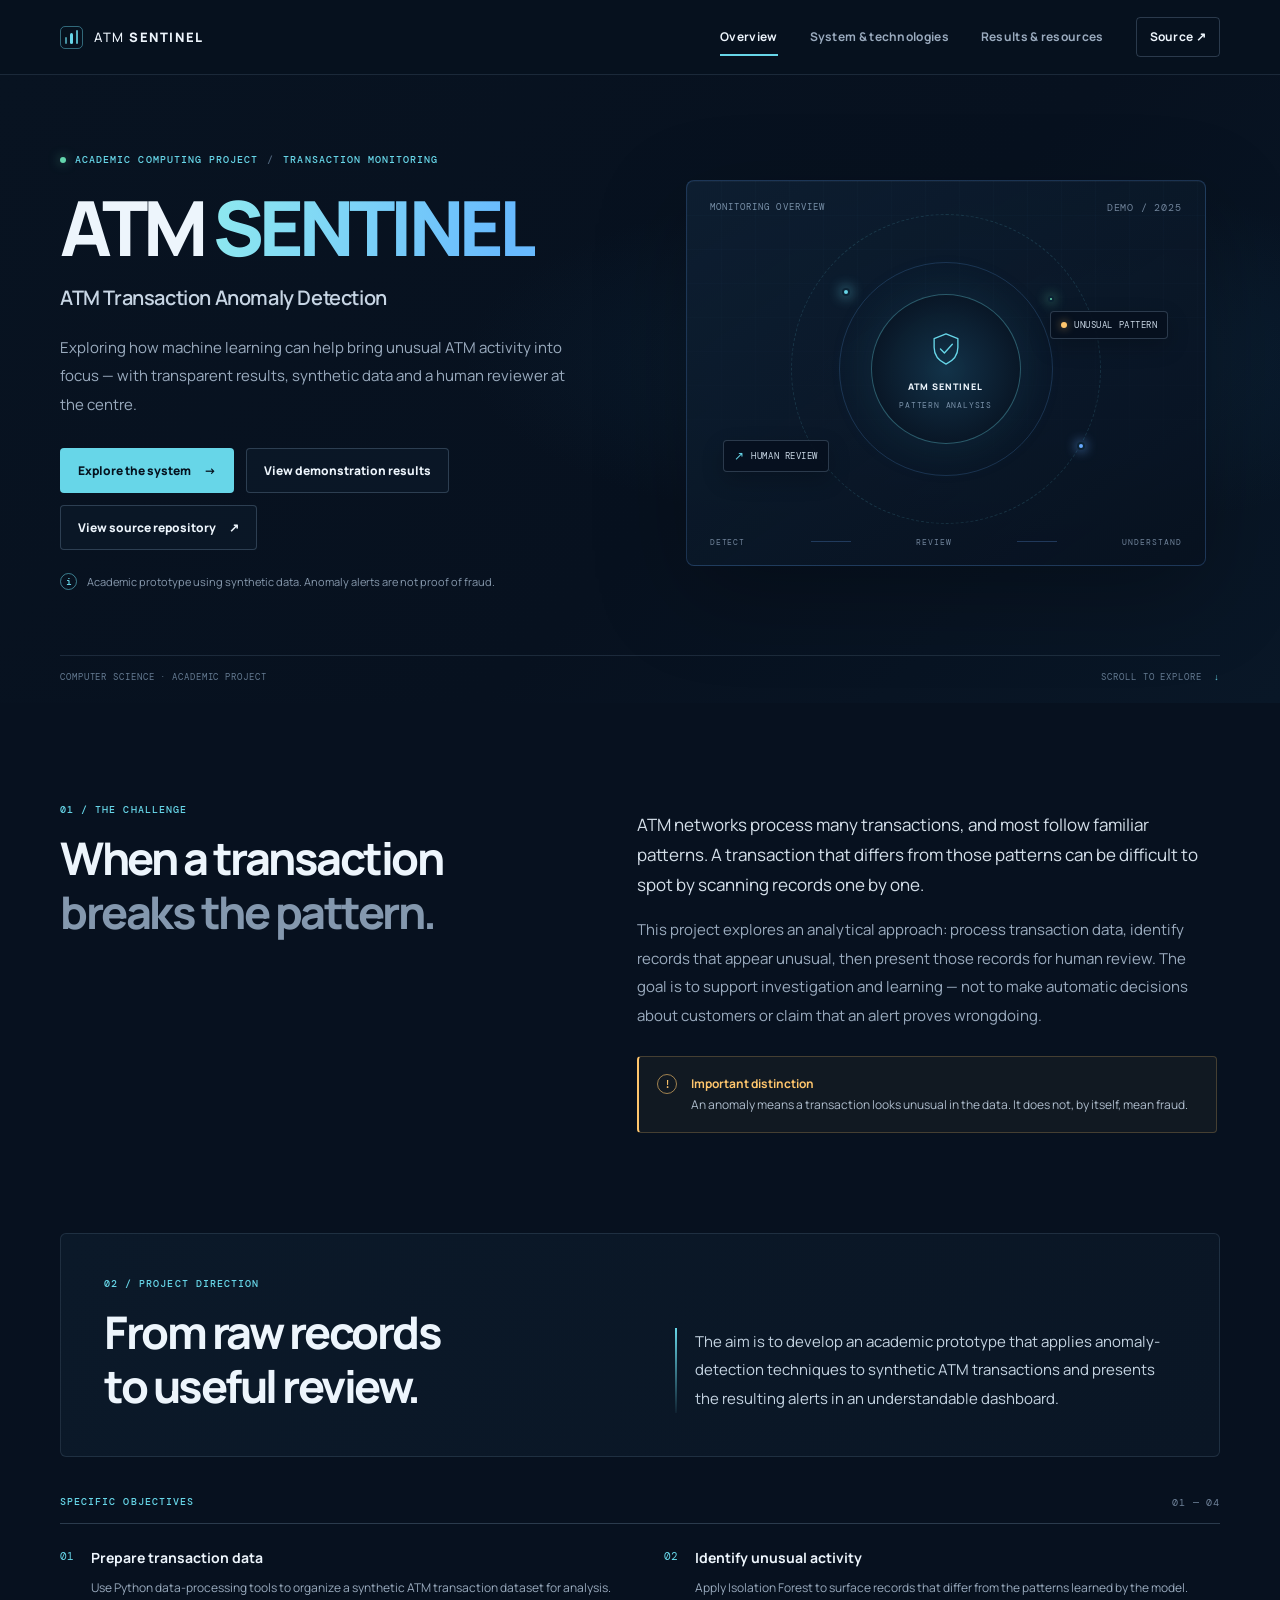
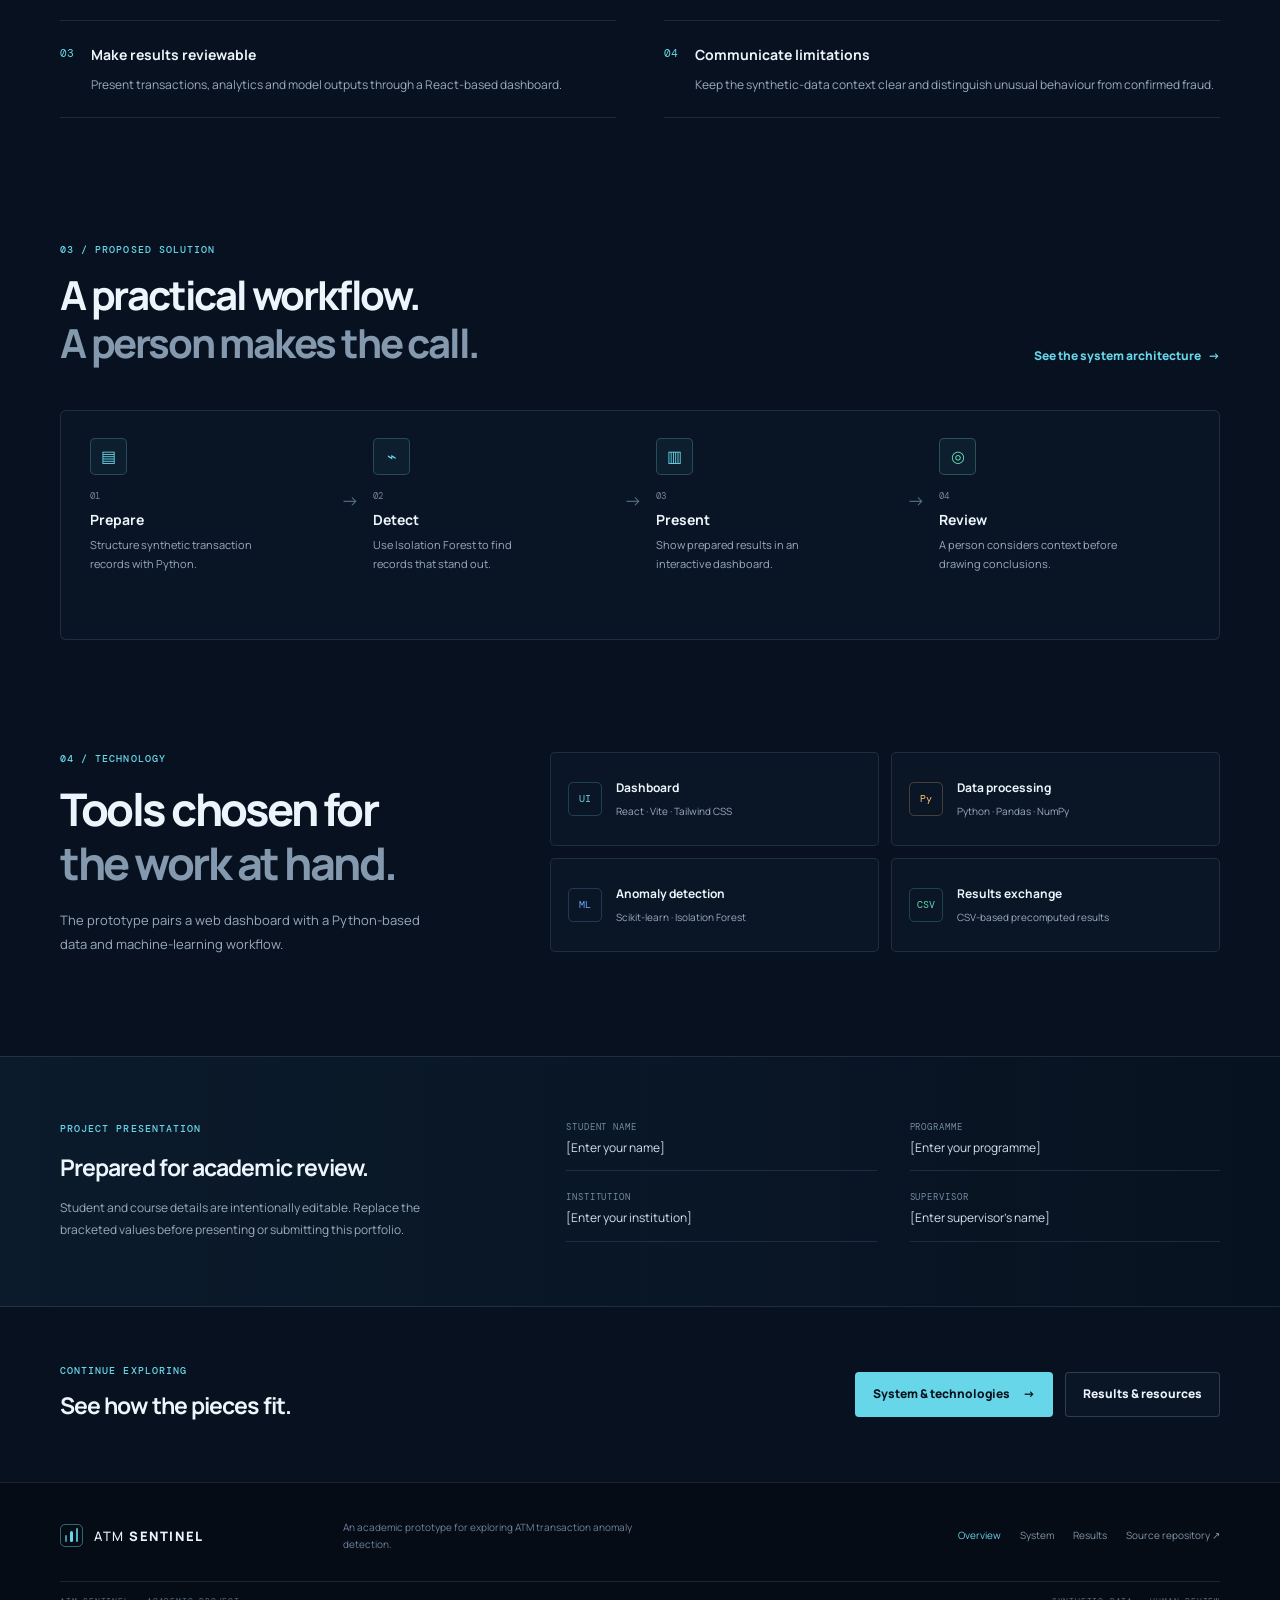
<file: index.html>
<!doctype html>
<html lang="en">
<head>
  <meta charset="utf-8">
  <meta name="viewport" content="width=device-width, initial-scale=1">
  <meta name="theme-color" content="#07111f">
  <meta name="description" content="ATM Sentinel is an academic prototype exploring ATM transaction anomaly detection with synthetic data and human review.">
  <title>ATM Sentinel | ATM Transaction Anomaly Detection</title>
  <link rel="preconnect" href="https://fonts.googleapis.com">
  <link rel="preconnect" href="https://fonts.gstatic.com" crossorigin>
  <link href="https://fonts.googleapis.com/css2?family=DM+Mono:wght@400;500&family=Manrope:wght@400;500;600;700;800&display=swap" rel="stylesheet">
  <link rel="stylesheet" href="style.css">
  <script src="script.js" defer></script>
</head>
<body>
  <a class="skip-link" href="#main">Skip to content</a>
  <header class="site-header">
    <div class="nav-shell">
      <a class="brand" href="index.html" aria-label="ATM Sentinel home">
        <span class="brand-mark" aria-hidden="true"><span></span><span></span><span></span></span>
        <span>ATM <strong>SENTINEL</strong></span>
      </a>
      <button class="menu-toggle" type="button" aria-expanded="false" aria-controls="primary-navigation">
        <span class="sr-only">Toggle navigation</span><span class="menu-lines" aria-hidden="true"></span>
      </button>
      <nav class="primary-nav" id="primary-navigation" aria-label="Main navigation">
        <a href="index.html" aria-current="page">Overview</a>
        <a href="system.html">System &amp; technologies</a>
        <a href="results.html">Results &amp; resources</a>
        <a class="nav-source" href="https://github.com/desire1515/ATM-Sentinel" target="_blank" rel="noopener noreferrer">Source <span aria-hidden="true">↗</span></a>
      </nav>
    </div>
  </header>

  <main id="main">
    <section class="hero home-hero">
      <div class="hero-grid">
        <div class="hero-copy">
          <p class="eyebrow"><span class="status-dot"></span> ACADEMIC COMPUTING PROJECT <span class="eyebrow-divider">/</span> TRANSACTION MONITORING</p>
          <h1>ATM <span class="text-gradient">SENTINEL</span></h1>
          <p class="hero-subtitle">ATM Transaction Anomaly Detection</p>
          <p class="hero-intro">Exploring how machine learning can help bring unusual ATM activity into focus — with transparent results, synthetic data and a human reviewer at the centre.</p>
          <div class="hero-actions">
            <a class="button button-primary" href="system.html">Explore the system <span aria-hidden="true">→</span></a>
            <a class="button button-secondary" href="results.html">View demonstration results</a>
            <a class="button button-secondary" href="https://github.com/desire1515/ATM-Sentinel" target="_blank" rel="noopener noreferrer">View source repository <span aria-hidden="true">↗</span></a>
          </div>
          <div class="hero-note"><span class="note-icon" aria-hidden="true">i</span><span>Academic prototype using synthetic data. Anomaly alerts are not proof of fraud.</span></div>
        </div>
        <div class="hero-visual" role="img" aria-label="Decorative illustration of ATM Sentinel monitoring unusual patterns for human review">
          <div class="visual-topline"><span>MONITORING OVERVIEW</span><span class="mono">DEMO / 2025</span></div>
          <div class="visual-orbit orbit-one"></div><div class="visual-orbit orbit-two"></div>
          <div class="signal signal-a"></div><div class="signal signal-b"></div><div class="signal signal-c"></div>
          <div class="visual-center">
            <span class="shield" aria-hidden="true"><svg viewBox="0 0 48 48"><path d="M24 5 39 11v11c0 10-6.5 17-15 21C15.5 39 9 32 9 22V11L24 5Z"/><path d="m17 24 5 5 10-11"/></svg></span>
            <span class="visual-center-label">ATM SENTINEL</span><span class="visual-center-sub">PATTERN ANALYSIS</span>
          </div>
          <div class="visual-tag tag-anomaly"><span class="tag-dot"></span> UNUSUAL PATTERN</div>
          <div class="visual-tag tag-review"><span class="tag-check">↗</span> HUMAN REVIEW</div>
          <div class="visual-footer"><span>DETECT</span><span class="visual-line"></span><span>REVIEW</span><span class="visual-line"></span><span>UNDERSTAND</span></div>
        </div>
      </div>
      <div class="hero-bottom"><span>COMPUTER SCIENCE · ACADEMIC PROJECT</span><span class="scroll-cue">SCROLL TO EXPLORE <span aria-hidden="true">↓</span></span></div>
    </section>

    <section class="section section-problem" aria-labelledby="problem-title">
      <div class="section-heading">
        <p class="eyebrow">01 / THE CHALLENGE</p>
        <h2 id="problem-title">When a transaction<br><span class="text-muted">breaks the pattern.</span></h2>
      </div>
      <div class="problem-content">
        <p class="lead">ATM networks process many transactions, and most follow familiar patterns. A transaction that differs from those patterns can be difficult to spot by scanning records one by one.</p>
        <p>This project explores an analytical approach: process transaction data, identify records that appear unusual, then present those records for human review. The goal is to support investigation and learning — not to make automatic decisions about customers or claim that an alert proves wrongdoing.</p>
        <div class="callout"><span class="callout-mark" aria-hidden="true">!</span><p><strong>Important distinction</strong><br>An anomaly means a transaction looks unusual in the data. It does not, by itself, mean fraud.</p></div>
      </div>
    </section>

    <section class="section section-aim" aria-labelledby="aim-title">
      <div class="aim-panel">
        <div class="aim-heading"><p class="eyebrow">02 / PROJECT DIRECTION</p><h2 id="aim-title">From raw records<br>to useful review.</h2></div>
        <div class="aim-statement"><span class="aim-rule"></span><p>The aim is to develop an academic prototype that applies anomaly-detection techniques to synthetic ATM transactions and presents the resulting alerts in an understandable dashboard.</p></div>
      </div>
      <div class="objectives">
        <div class="objectives-head"><p class="eyebrow">SPECIFIC OBJECTIVES</p><span class="mono">01 — 04</span></div>
        <div class="objective-list">
          <article class="objective"><span class="objective-num">01</span><div><h3>Prepare transaction data</h3><p>Use Python data-processing tools to organize a synthetic ATM transaction dataset for analysis.</p></div></article>
          <article class="objective"><span class="objective-num">02</span><div><h3>Identify unusual activity</h3><p>Apply Isolation Forest to surface records that differ from the patterns learned by the model.</p></div></article>
          <article class="objective"><span class="objective-num">03</span><div><h3>Make results reviewable</h3><p>Present transactions, analytics and model outputs through a React-based dashboard.</p></div></article>
          <article class="objective"><span class="objective-num">04</span><div><h3>Communicate limitations</h3><p>Keep the synthetic-data context clear and distinguish unusual behaviour from confirmed fraud.</p></div></article>
        </div>
      </div>
    </section>

    <section class="section solution-section" aria-labelledby="solution-title">
      <div class="section-heading section-heading-row"><div><p class="eyebrow">03 / PROPOSED SOLUTION</p><h2 id="solution-title">A practical workflow.<br><span class="text-muted">A person makes the call.</span></h2></div><a class="text-link" href="system.html">See the system architecture <span aria-hidden="true">→</span></a></div>
      <div class="solution-flow">
        <div class="solution-step"><span class="step-glyph" aria-hidden="true">▤</span><span class="step-index">01</span><h3>Prepare</h3><p>Structure synthetic transaction records with Python.</p></div>
        <span class="flow-arrow" aria-hidden="true">→</span>
        <div class="solution-step"><span class="step-glyph" aria-hidden="true">⌁</span><span class="step-index">02</span><h3>Detect</h3><p>Use Isolation Forest to find records that stand out.</p></div>
        <span class="flow-arrow" aria-hidden="true">→</span>
        <div class="solution-step"><span class="step-glyph" aria-hidden="true">▥</span><span class="step-index">03</span><h3>Present</h3><p>Show prepared results in an interactive dashboard.</p></div>
        <span class="flow-arrow" aria-hidden="true">→</span>
        <div class="solution-step solution-step-final"><span class="step-glyph" aria-hidden="true">◎</span><span class="step-index">04</span><h3>Review</h3><p>A person considers context before drawing conclusions.</p></div>
      </div>
    </section>

    <section class="section tech-section" aria-labelledby="tech-title">
      <div class="tech-intro"><p class="eyebrow">04 / TECHNOLOGY</p><h2 id="tech-title">Tools chosen for<br><span class="text-muted">the work at hand.</span></h2><p>The prototype pairs a web dashboard with a Python-based data and machine-learning workflow.</p></div>
      <div class="tech-grid">
        <div class="tech-card"><span class="tech-icon">UI</span><div><h3>Dashboard</h3><p>React · Vite · Tailwind CSS</p></div></div>
        <div class="tech-card"><span class="tech-icon tech-icon-python">Py</span><div><h3>Data processing</h3><p>Python · Pandas · NumPy</p></div></div>
        <div class="tech-card"><span class="tech-icon tech-icon-ml">ML</span><div><h3>Anomaly detection</h3><p>Scikit-learn · Isolation Forest</p></div></div>
        <div class="tech-card"><span class="tech-icon tech-icon-csv">CSV</span><div><h3>Results exchange</h3><p>CSV-based precomputed results</p></div></div>
      </div>
    </section>

    <section class="student-section" aria-labelledby="student-title">
      <div class="student-inner"><div><p class="eyebrow">PROJECT PRESENTATION</p><h2 id="student-title">Prepared for academic review.</h2><p class="student-summary">Student and course details are intentionally editable. Replace the bracketed values before presenting or submitting this portfolio.</p></div>
        <dl class="student-details">
          <div><dt>Student name</dt><dd>[Enter your name]</dd></div><div><dt>Programme</dt><dd>[Enter your programme]</dd></div>
          <div><dt>Institution</dt><dd>[Enter your institution]</dd></div><div><dt>Supervisor</dt><dd>[Enter supervisor's name]</dd></div>
        </dl>
      </div>
    </section>
    <section class="closing-cta"><div><p class="eyebrow">CONTINUE EXPLORING</p><h2>See how the pieces fit.</h2></div><div class="cta-actions"><a class="button button-primary" href="system.html">System &amp; technologies <span aria-hidden="true">→</span></a><a class="button button-secondary" href="results.html">Results &amp; resources</a></div></section>
  </main>

  <footer class="site-footer"><div class="footer-main"><a class="brand" href="index.html"><span class="brand-mark" aria-hidden="true"><span></span><span></span><span></span></span><span>ATM <strong>SENTINEL</strong></span></a><p>An academic prototype for exploring ATM transaction anomaly detection.</p><nav aria-label="Footer navigation"><a href="index.html" aria-current="page">Overview</a><a href="system.html">System</a><a href="results.html">Results</a><a href="https://github.com/desire1515/ATM-Sentinel" target="_blank" rel="noopener noreferrer">Source repository ↗</a></nav></div><div class="footer-bottom"><span>ATM SENTINEL · ACADEMIC PROJECT</span><span>SYNTHETIC DATA · HUMAN REVIEW</span></div></footer>
</body>
</html>
</file>
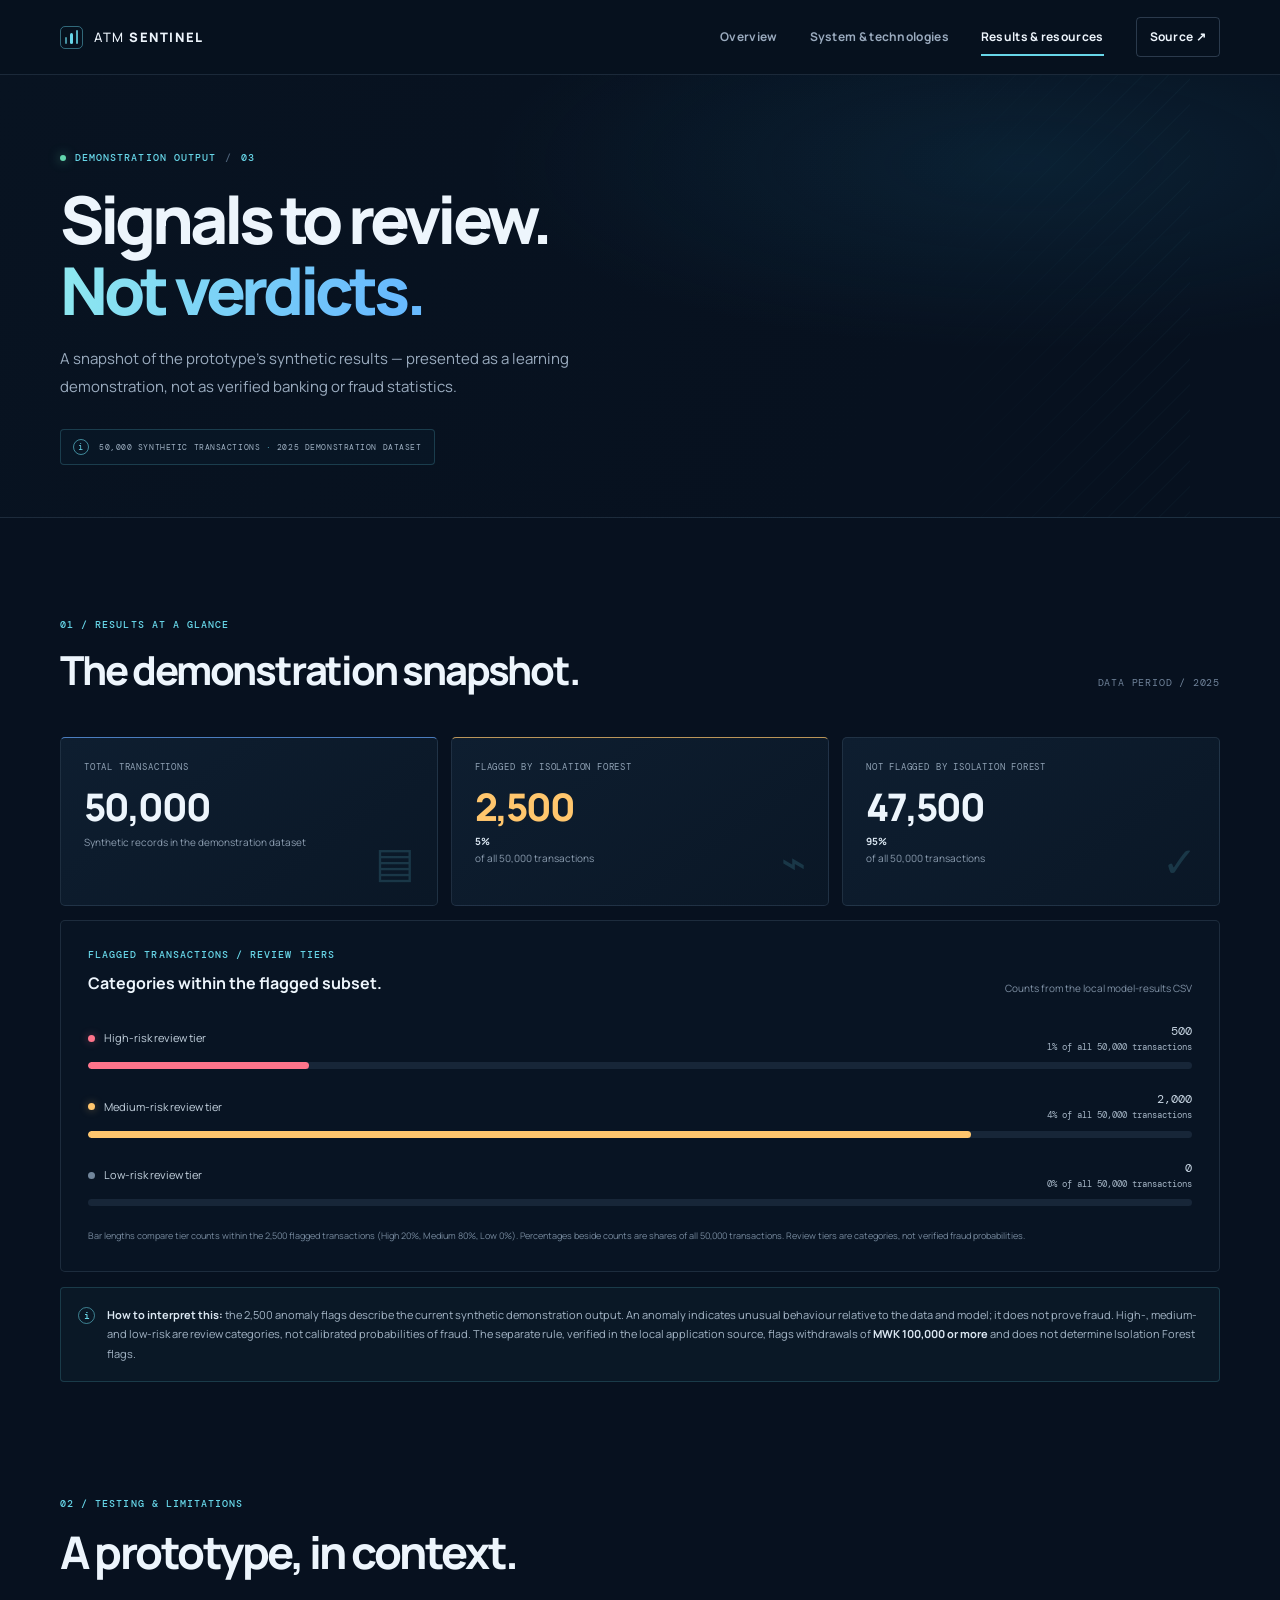
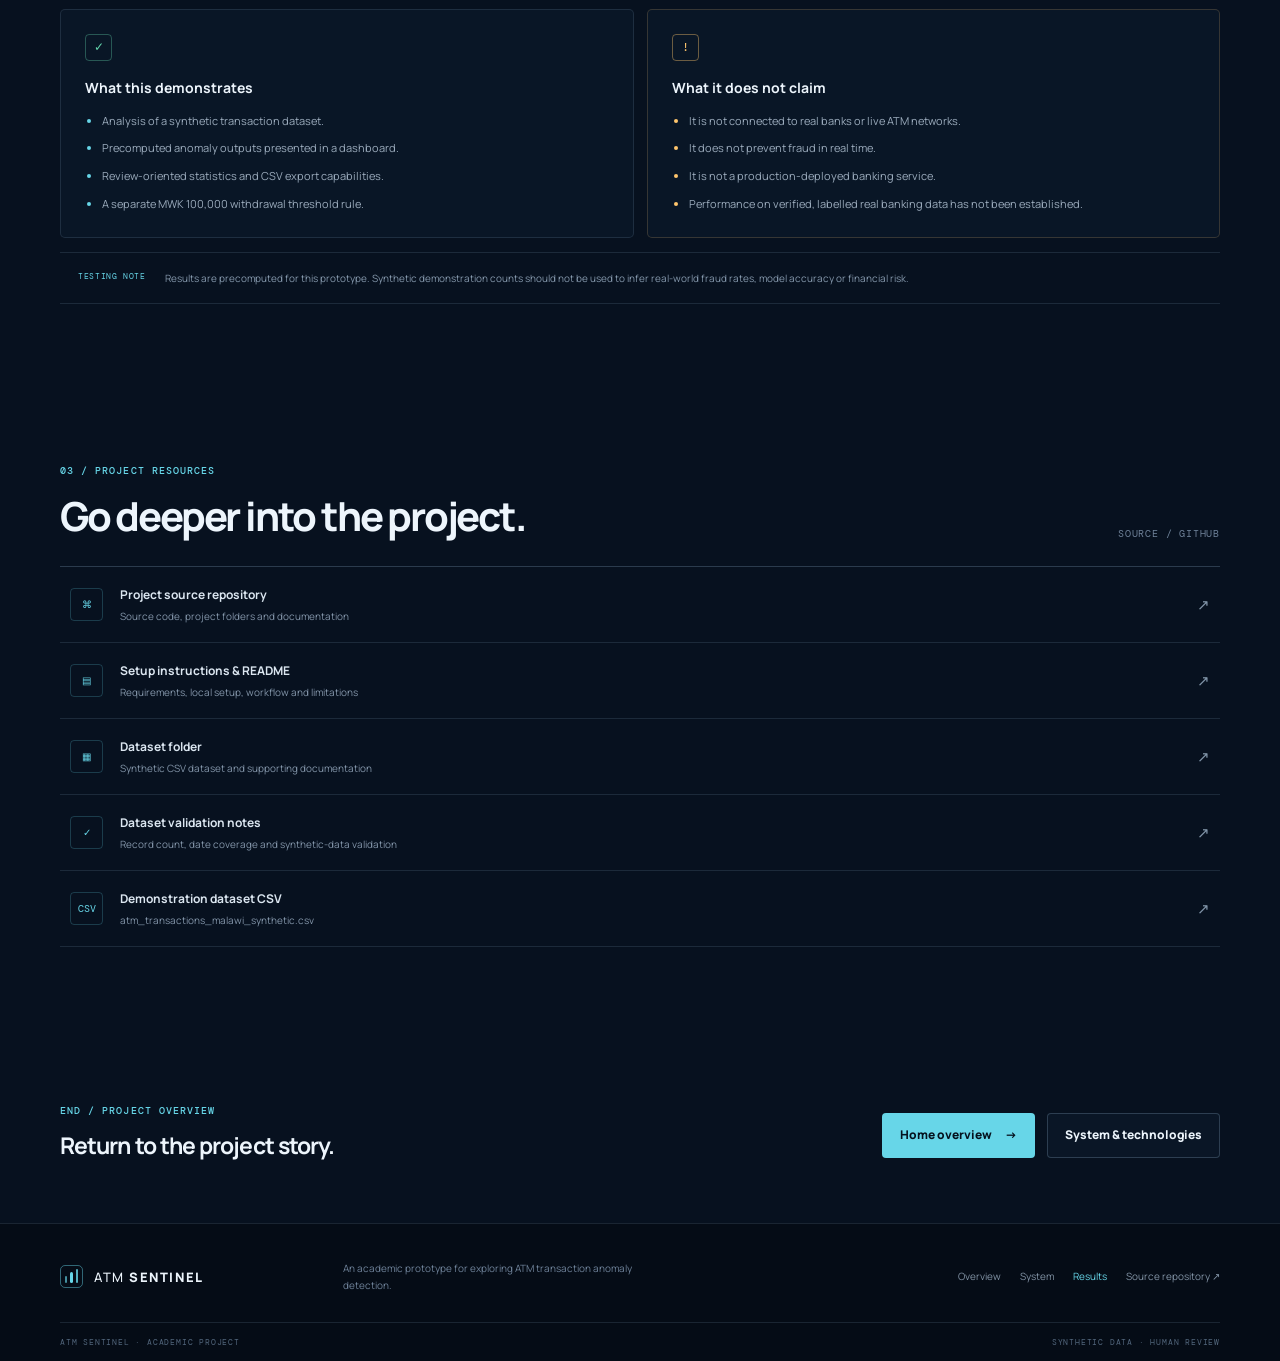
<file: results.html>
<!doctype html>
<html lang="en">
<head>
  <meta charset="utf-8">
  <meta name="viewport" content="width=device-width, initial-scale=1">
  <meta name="theme-color" content="#07111f">
  <meta name="description" content="Synthetic demonstration results, testing context, limitations and project resources for ATM Sentinel.">
  <title>Results &amp; Resources | ATM Sentinel</title>
  <link rel="preconnect" href="https://fonts.googleapis.com">
  <link rel="preconnect" href="https://fonts.gstatic.com" crossorigin>
  <link href="https://fonts.googleapis.com/css2?family=DM+Mono:wght@400;500&family=Manrope:wght@400;500;600;700;800&display=swap" rel="stylesheet">
  <link rel="stylesheet" href="style.css">
  <script src="script.js" defer></script>
</head>
<body>
  <a class="skip-link" href="#main">Skip to content</a>
  <header class="site-header"><div class="nav-shell">
    <a class="brand" href="index.html" aria-label="ATM Sentinel home"><span class="brand-mark" aria-hidden="true"><span></span><span></span><span></span></span><span>ATM <strong>SENTINEL</strong></span></a>
    <button class="menu-toggle" type="button" aria-expanded="false" aria-controls="primary-navigation"><span class="sr-only">Toggle navigation</span><span class="menu-lines" aria-hidden="true"></span></button>
    <nav class="primary-nav" id="primary-navigation" aria-label="Main navigation"><a href="index.html">Overview</a><a href="system.html">System &amp; technologies</a><a href="results.html" aria-current="page">Results &amp; resources</a><a class="nav-source" href="https://github.com/desire1515/ATM-Sentinel" target="_blank" rel="noopener noreferrer">Source <span aria-hidden="true">↗</span></a></nav>
  </div></header>
  <main id="main">
    <section class="page-hero results-hero"><div class="page-hero-inner"><p class="eyebrow"><span class="status-dot"></span> DEMONSTRATION OUTPUT <span class="eyebrow-divider">/</span> 03</p><h1>Signals to review.<br><span class="text-gradient">Not verdicts.</span></h1><p class="page-lead">A snapshot of the prototype’s synthetic results — presented as a learning demonstration, not as verified banking or fraud statistics.</p><div class="result-stamp"><span class="stamp-icon">i</span><span>50,000 SYNTHETIC TRANSACTIONS <b>·</b> 2025 DEMONSTRATION DATASET</span></div></div></section>
    <section class="section results-section" aria-labelledby="results-title">
      <div class="section-heading section-heading-row"><div><p class="eyebrow">01 / RESULTS AT A GLANCE</p><h2 id="results-title">The demonstration snapshot.</h2></div><span class="mono results-period">DATA PERIOD / 2025</span></div>
      <div class="stat-grid">
        <article class="stat-card stat-card-total"><span class="stat-label">TOTAL TRANSACTIONS</span><span class="stat-value">50,000</span><span class="stat-detail">Synthetic records in the demonstration dataset</span><span class="stat-card-mark" aria-hidden="true">▤</span></article>
        <article class="stat-card stat-card-flagged"><span class="stat-label">FLAGGED BY ISOLATION FOREST</span><span class="stat-value">2,500</span><span class="stat-detail stat-detail-pair"><strong>5%</strong><span>of all 50,000 transactions</span></span><span class="stat-card-mark" aria-hidden="true">⌁</span></article>
        <article class="stat-card"><span class="stat-label">NOT FLAGGED BY ISOLATION FOREST</span><span class="stat-value">47,500</span><span class="stat-detail stat-detail-pair"><strong>95%</strong><span>of all 50,000 transactions</span></span><span class="stat-card-mark" aria-hidden="true">✓</span></article>
      </div>
      <div class="review-card">
        <div class="review-card-head"><div><p class="eyebrow">FLAGGED TRANSACTIONS / REVIEW TIERS</p><h3>Categories within the flagged subset.</h3></div><p>Counts from the local model-results CSV</p></div>
        <div class="tier-row"><div class="tier-meta"><span><i class="tier-dot tier-high"></i>High-risk review tier</span><span class="tier-value"><strong>500</strong><small>1% of all 50,000 transactions</small></span></div><div class="tier-track" aria-hidden="true"><span class="tier-fill tier-fill-high" style="--fill: 20%"></span></div></div>
        <div class="tier-row"><div class="tier-meta"><span><i class="tier-dot tier-medium"></i>Medium-risk review tier</span><span class="tier-value"><strong>2,000</strong><small>4% of all 50,000 transactions</small></span></div><div class="tier-track" aria-hidden="true"><span class="tier-fill tier-fill-medium" style="--fill: 80%"></span></div></div>
        <div class="tier-row"><div class="tier-meta"><span><i class="tier-dot tier-low"></i>Low-risk review tier</span><span class="tier-value"><strong>0</strong><small>0% of all 50,000 transactions</small></span></div><div class="tier-track" aria-hidden="true"><span class="tier-fill tier-fill-low" style="--fill: 0%"></span></div></div>
        <p class="chart-caption">Bar lengths compare tier counts within the 2,500 flagged transactions (High 20%, Medium 80%, Low 0%). Percentages beside counts are shares of all 50,000 transactions. Review tiers are categories, not verified fraud probabilities.</p>
      </div>
      <div class="interpretation-note"><span class="note-icon" aria-hidden="true">i</span><p><strong>How to interpret this:</strong> the 2,500 anomaly flags describe the current synthetic demonstration output. An anomaly indicates unusual behaviour relative to the data and model; it does not prove fraud. High-, medium- and low-risk are review categories, not calibrated probabilities of fraud. The separate rule, verified in the local application source, flags withdrawals of <strong>MWK 100,000 or more</strong> and does not determine Isolation Forest flags.</p></div>
    </section>
    <section class="section testing-section" aria-labelledby="testing-title">
      <div class="section-heading"><p class="eyebrow">02 / TESTING &amp; LIMITATIONS</p><h2 id="testing-title">A prototype, in context.</h2></div>
      <div class="testing-grid">
        <article class="testing-card"><span class="testing-symbol" aria-hidden="true">✓</span><h3>What this demonstrates</h3><ul><li>Analysis of a synthetic transaction dataset.</li><li>Precomputed anomaly outputs presented in a dashboard.</li><li>Review-oriented statistics and CSV export capabilities.</li><li>A separate MWK 100,000 withdrawal threshold rule.</li></ul></article>
        <article class="testing-card testing-card-limit"><span class="testing-symbol" aria-hidden="true">!</span><h3>What it does not claim</h3><ul><li>It is not connected to real banks or live ATM networks.</li><li>It does not prevent fraud in real time.</li><li>It is not a production-deployed banking service.</li><li>Performance on verified, labelled real banking data has not been established.</li></ul></article>
      </div>
      <div class="testing-footnote"><span class="mono">TESTING NOTE</span><p>Results are precomputed for this prototype. Synthetic demonstration counts should not be used to infer real-world fraud rates, model accuracy or financial risk.</p></div>
    </section>
    <section class="section resources-section" aria-labelledby="resources-title"><div class="section-heading section-heading-row"><div><p class="eyebrow">03 / PROJECT RESOURCES</p><h2 id="resources-title">Go deeper into the project.</h2></div><span class="mono">SOURCE / GITHUB</span></div>
      <div class="resource-list">
        <a class="resource-link" href="https://github.com/desire1515/ATM-Sentinel" target="_blank" rel="noopener noreferrer"><span class="resource-icon" aria-hidden="true">⌘</span><span class="resource-copy"><strong>Project source repository</strong><small>Source code, project folders and documentation</small></span><span class="resource-arrow" aria-hidden="true">↗</span></a>
        <a class="resource-link" href="https://github.com/desire1515/ATM-Sentinel/blob/main/README.md" target="_blank" rel="noopener noreferrer"><span class="resource-icon" aria-hidden="true">▤</span><span class="resource-copy"><strong>Setup instructions &amp; README</strong><small>Requirements, local setup, workflow and limitations</small></span><span class="resource-arrow" aria-hidden="true">↗</span></a>
        <a class="resource-link" href="https://github.com/desire1515/ATM-Sentinel/tree/main/dataset" target="_blank" rel="noopener noreferrer"><span class="resource-icon" aria-hidden="true">▦</span><span class="resource-copy"><strong>Dataset folder</strong><small>Synthetic CSV dataset and supporting documentation</small></span><span class="resource-arrow" aria-hidden="true">↗</span></a>
        <a class="resource-link" href="https://github.com/desire1515/ATM-Sentinel/blob/main/dataset/malawi_dataset_validation.txt" target="_blank" rel="noopener noreferrer"><span class="resource-icon" aria-hidden="true">✓</span><span class="resource-copy"><strong>Dataset validation notes</strong><small>Record count, date coverage and synthetic-data validation</small></span><span class="resource-arrow" aria-hidden="true">↗</span></a>
        <a class="resource-link" href="https://github.com/desire1515/ATM-Sentinel/blob/main/dataset/atm_transactions_malawi_synthetic.csv" target="_blank" rel="noopener noreferrer"><span class="resource-icon" aria-hidden="true">CSV</span><span class="resource-copy"><strong>Demonstration dataset CSV</strong><small>atm_transactions_malawi_synthetic.csv</small></span><span class="resource-arrow" aria-hidden="true">↗</span></a>
      </div>
    </section>
    <section class="closing-cta"><div><p class="eyebrow">END / PROJECT OVERVIEW</p><h2>Return to the project story.</h2></div><div class="cta-actions"><a class="button button-primary" href="index.html">Home overview <span aria-hidden="true">→</span></a><a class="button button-secondary" href="system.html">System &amp; technologies</a></div></section>
  </main>
  <footer class="site-footer"><div class="footer-main"><a class="brand" href="index.html"><span class="brand-mark" aria-hidden="true"><span></span><span></span><span></span></span><span>ATM <strong>SENTINEL</strong></span></a><p>An academic prototype for exploring ATM transaction anomaly detection.</p><nav aria-label="Footer navigation"><a href="index.html">Overview</a><a href="system.html">System</a><a href="results.html" aria-current="page">Results</a><a href="https://github.com/desire1515/ATM-Sentinel" target="_blank" rel="noopener noreferrer">Source repository ↗</a></nav></div><div class="footer-bottom"><span>ATM SENTINEL · ACADEMIC PROJECT</span><span>SYNTHETIC DATA · HUMAN REVIEW</span></div></footer>
</body>
</html>
</file>
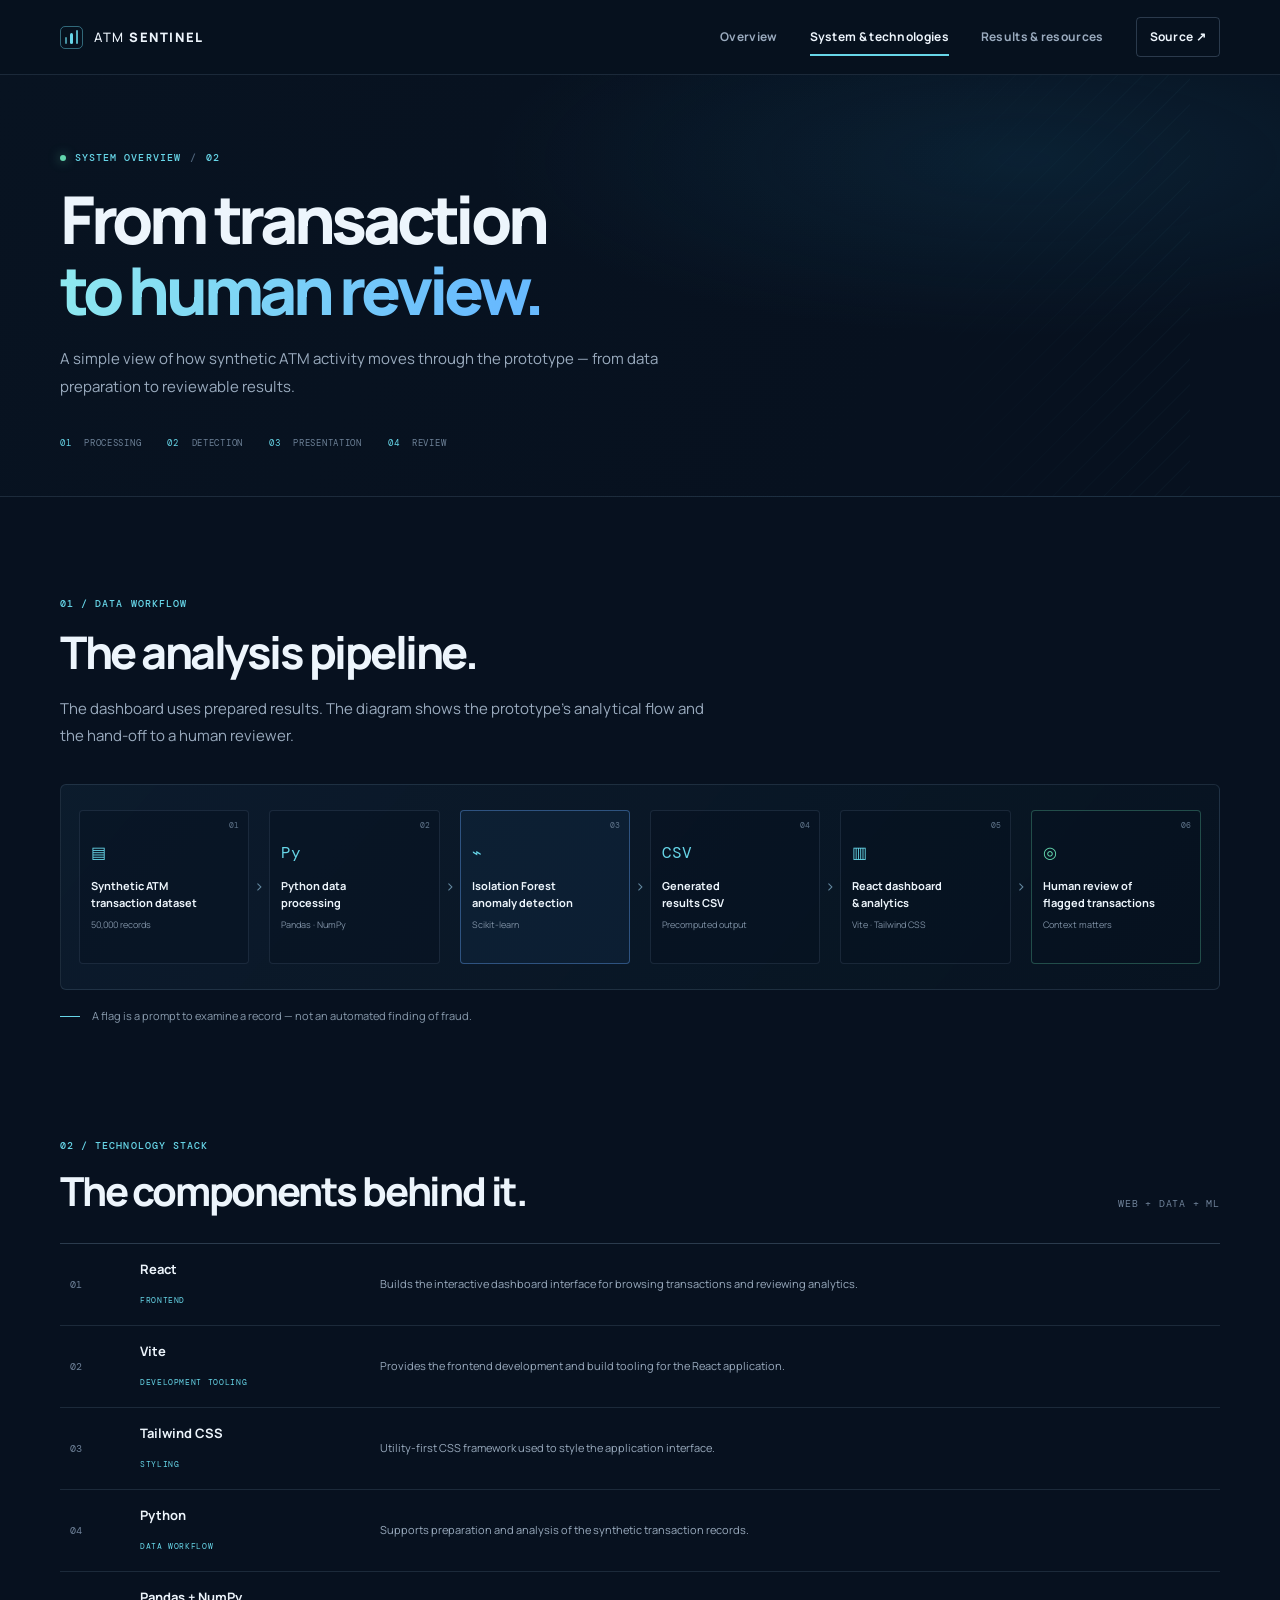
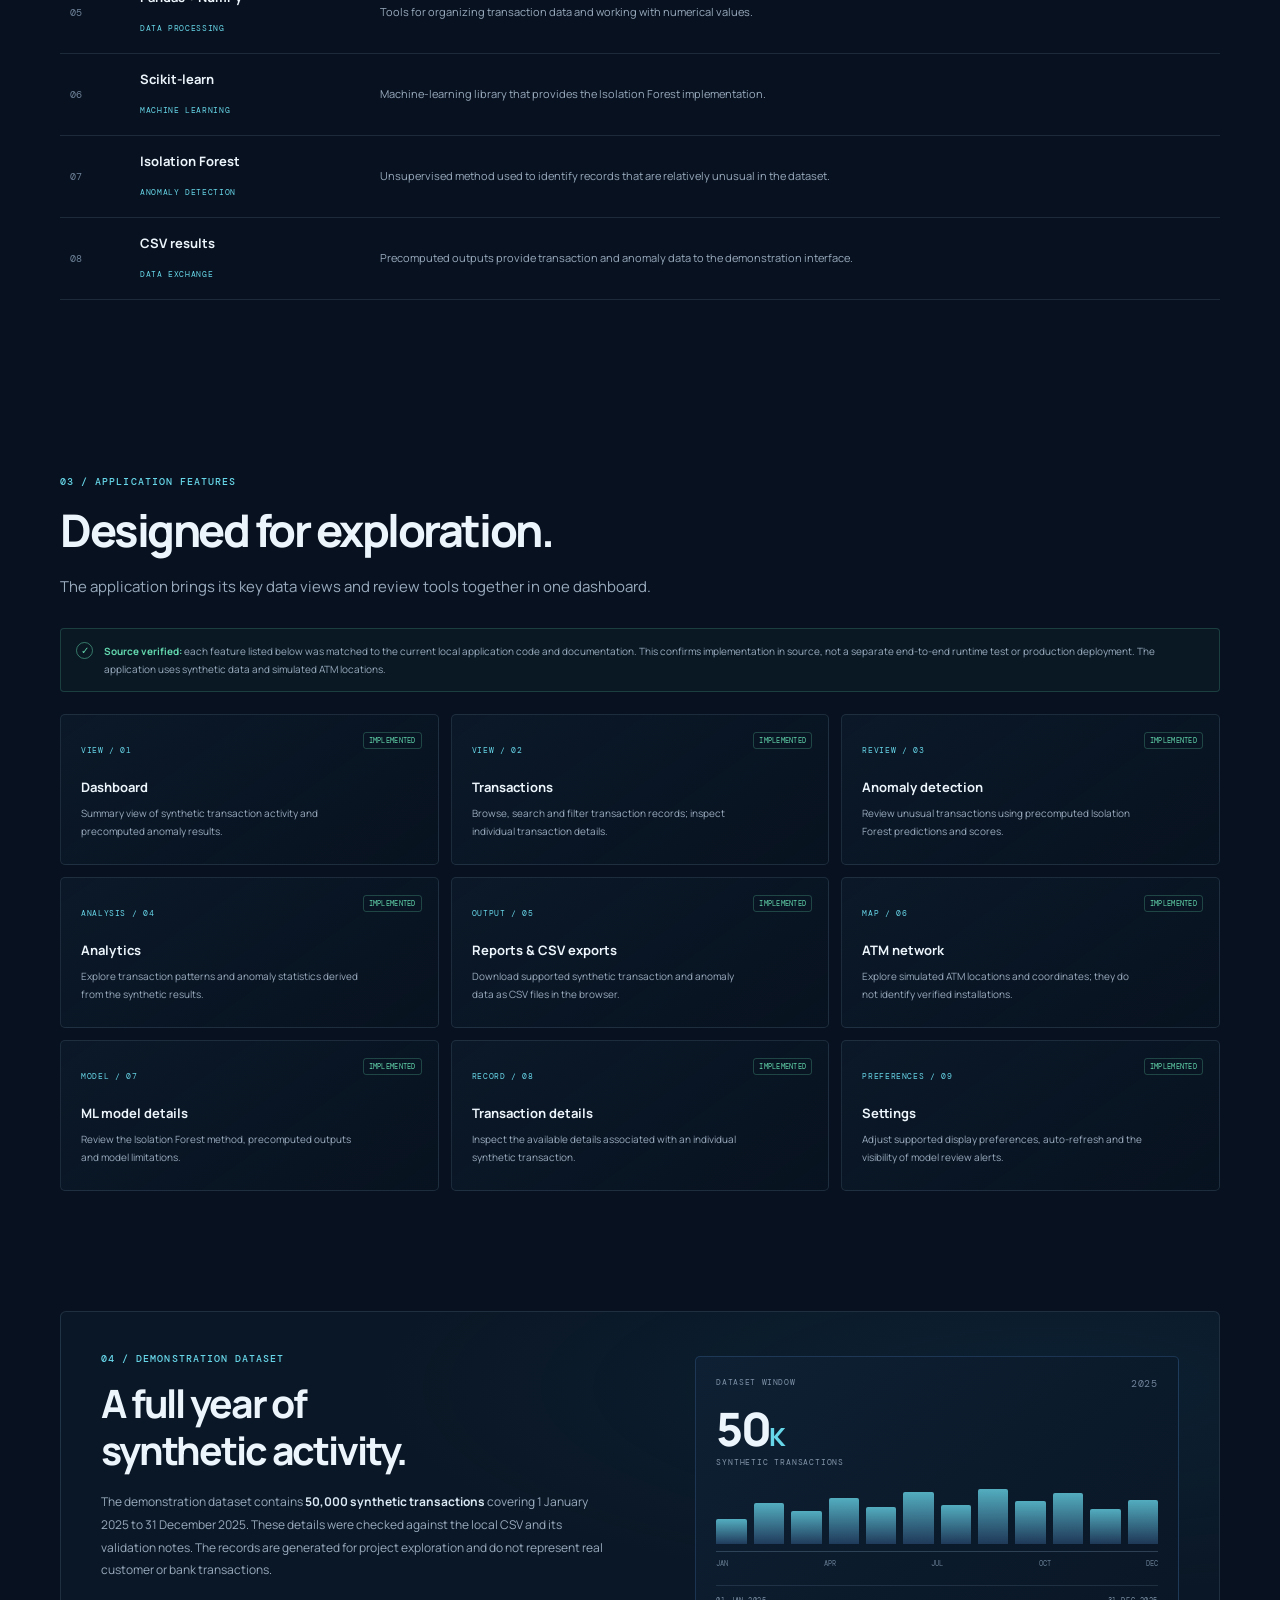
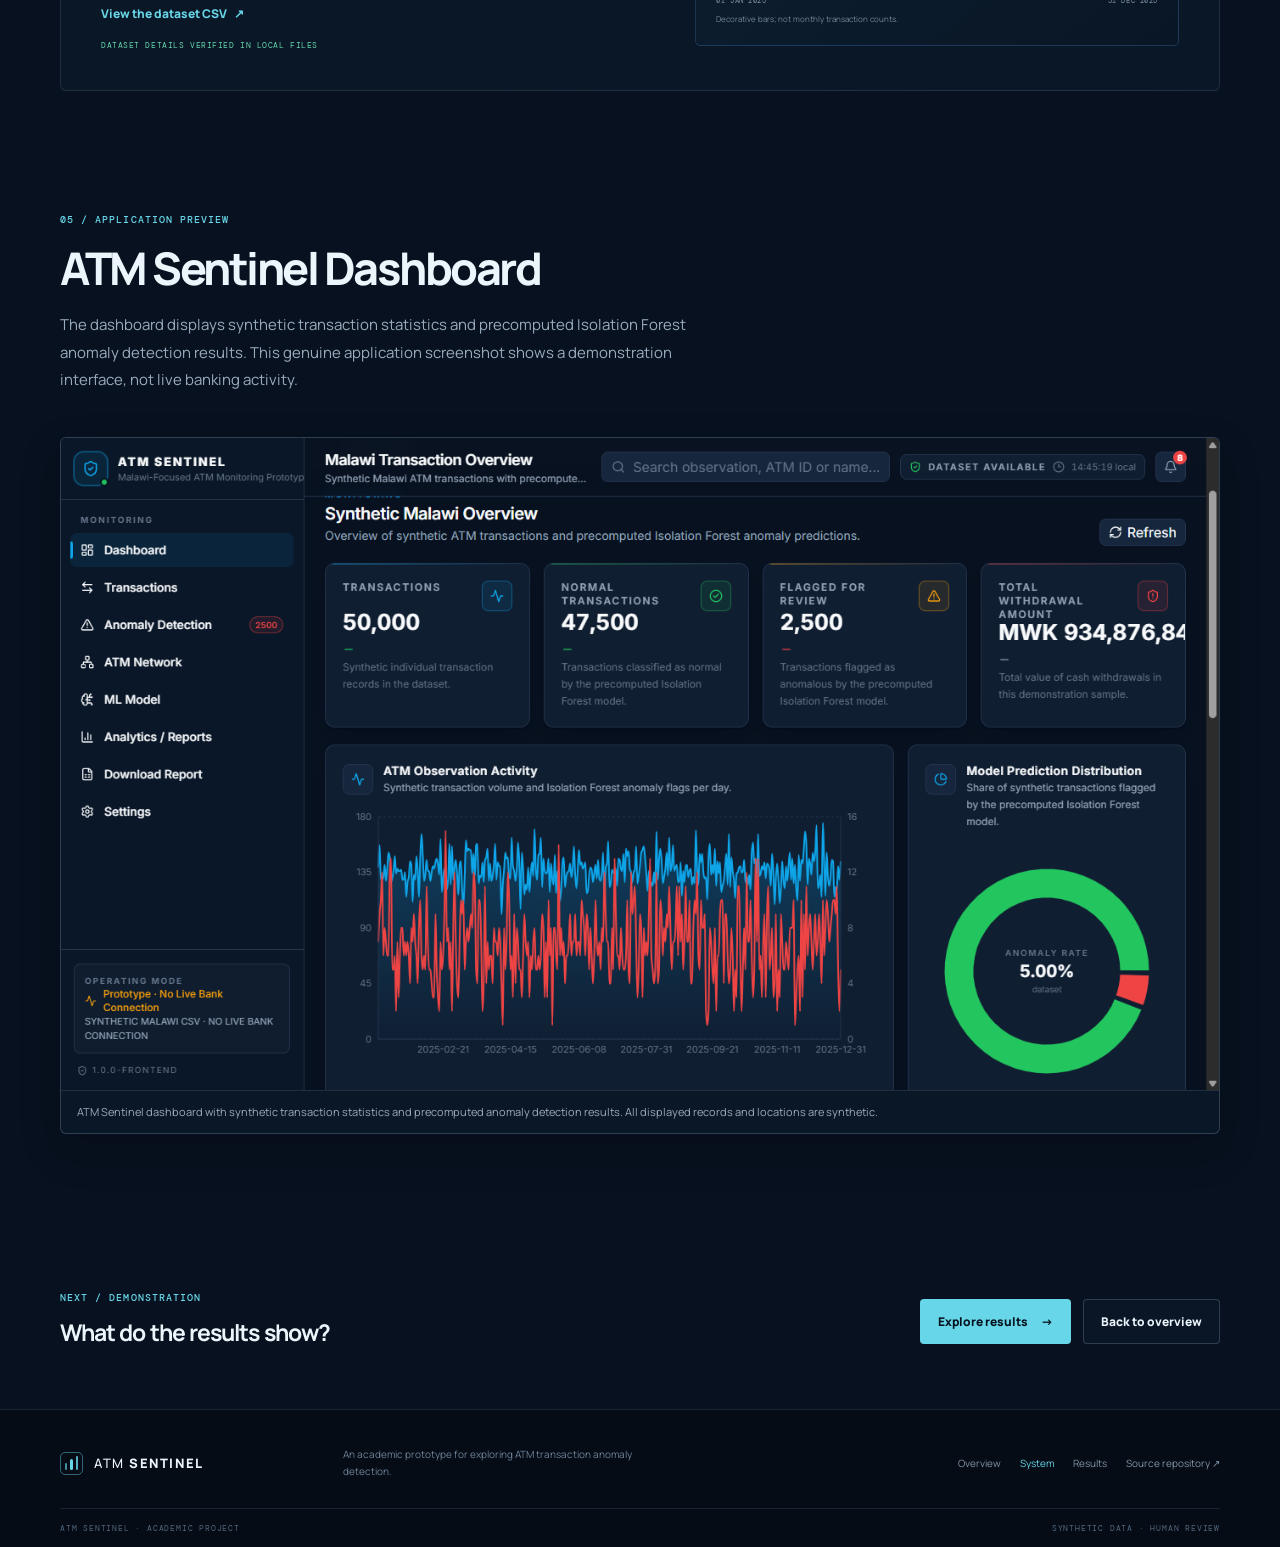
<file: system.html>
<!doctype html>
<html lang="en">
<head>
  <meta charset="utf-8">
  <meta name="viewport" content="width=device-width, initial-scale=1">
  <meta name="theme-color" content="#07111f">
  <meta name="description" content="Explore the ATM Sentinel system workflow, technologies, dataset and prototype features.">
  <title>System &amp; Technologies | ATM Sentinel</title>
  <link rel="preconnect" href="https://fonts.googleapis.com">
  <link rel="preconnect" href="https://fonts.gstatic.com" crossorigin>
  <link href="https://fonts.googleapis.com/css2?family=DM+Mono:wght@400;500&family=Manrope:wght@400;500;600;700;800&display=swap" rel="stylesheet">
  <link rel="stylesheet" href="style.css">
  <script src="script.js" defer></script>
</head>
<body>
  <a class="skip-link" href="#main">Skip to content</a>
  <header class="site-header"><div class="nav-shell">
    <a class="brand" href="index.html" aria-label="ATM Sentinel home"><span class="brand-mark" aria-hidden="true"><span></span><span></span><span></span></span><span>ATM <strong>SENTINEL</strong></span></a>
    <button class="menu-toggle" type="button" aria-expanded="false" aria-controls="primary-navigation"><span class="sr-only">Toggle navigation</span><span class="menu-lines" aria-hidden="true"></span></button>
    <nav class="primary-nav" id="primary-navigation" aria-label="Main navigation"><a href="index.html">Overview</a><a href="system.html" aria-current="page">System &amp; technologies</a><a href="results.html">Results &amp; resources</a><a class="nav-source" href="https://github.com/desire1515/ATM-Sentinel" target="_blank" rel="noopener noreferrer">Source <span aria-hidden="true">↗</span></a></nav>
  </div></header>
  <main id="main">
    <section class="page-hero">
      <div class="page-hero-inner"><p class="eyebrow"><span class="status-dot"></span> SYSTEM OVERVIEW <span class="eyebrow-divider">/</span> 02</p><h1>From transaction<br><span class="text-gradient">to human review.</span></h1><p class="page-lead">A simple view of how synthetic ATM activity moves through the prototype — from data preparation to reviewable results.</p>
        <div class="page-meta"><span><b>01</b> PROCESSING</span><span><b>02</b> DETECTION</span><span><b>03</b> PRESENTATION</span><span><b>04</b> REVIEW</span></div>
      </div>
    </section>
    <section class="section architecture-section" aria-labelledby="architecture-title">
      <div class="section-heading"><p class="eyebrow">01 / DATA WORKFLOW</p><h2 id="architecture-title">The analysis pipeline.</h2><p class="section-lead">The dashboard uses prepared results. The diagram shows the prototype’s analytical flow and the hand-off to a human reviewer.</p></div>
      <div class="architecture" role="img" aria-label="Synthetic ATM transaction dataset flows to Python data processing, Isolation Forest anomaly detection, generated results CSV, React dashboard and analytics, then human review of flagged transactions.">
        <div class="arch-node"><span class="arch-number">01</span><span class="arch-icon" aria-hidden="true">▤</span><strong>Synthetic ATM<br>transaction dataset</strong><small>50,000 records</small></div>
        <span class="arch-connector" aria-hidden="true"><span>›</span></span>
        <div class="arch-node"><span class="arch-number">02</span><span class="arch-icon" aria-hidden="true">Py</span><strong>Python data<br>processing</strong><small>Pandas · NumPy</small></div>
        <span class="arch-connector" aria-hidden="true"><span>›</span></span>
        <div class="arch-node arch-node-featured"><span class="arch-number">03</span><span class="arch-icon" aria-hidden="true">⌁</span><strong>Isolation Forest<br>anomaly detection</strong><small>Scikit-learn</small></div>
        <span class="arch-connector" aria-hidden="true"><span>›</span></span>
        <div class="arch-node"><span class="arch-number">04</span><span class="arch-icon" aria-hidden="true">CSV</span><strong>Generated<br>results CSV</strong><small>Precomputed output</small></div>
        <span class="arch-connector" aria-hidden="true"><span>›</span></span>
        <div class="arch-node"><span class="arch-number">05</span><span class="arch-icon" aria-hidden="true">▥</span><strong>React dashboard<br>&amp; analytics</strong><small>Vite · Tailwind CSS</small></div>
        <span class="arch-connector" aria-hidden="true"><span>›</span></span>
        <div class="arch-node arch-node-review"><span class="arch-number">06</span><span class="arch-icon" aria-hidden="true">◎</span><strong>Human review of<br>flagged transactions</strong><small>Context matters</small></div>
      </div>
      <p class="architecture-caption"><span class="caption-line"></span> A flag is a prompt to examine a record — not an automated finding of fraud.</p>
    </section>
    <section class="section stack-section" aria-labelledby="stack-title"><div class="section-heading section-heading-row"><div><p class="eyebrow">02 / TECHNOLOGY STACK</p><h2 id="stack-title">The components behind it.</h2></div><span class="mono stack-count">WEB + DATA + ML</span></div>
      <div class="stack-table">
        <article class="stack-row"><span class="stack-index">01</span><div class="stack-name"><h3>React</h3><span class="stack-type">FRONTEND</span></div><p>Builds the interactive dashboard interface for browsing transactions and reviewing analytics.</p></article>
        <article class="stack-row"><span class="stack-index">02</span><div class="stack-name"><h3>Vite</h3><span class="stack-type">DEVELOPMENT TOOLING</span></div><p>Provides the frontend development and build tooling for the React application.</p></article>
        <article class="stack-row"><span class="stack-index">03</span><div class="stack-name"><h3>Tailwind CSS</h3><span class="stack-type">STYLING</span></div><p>Utility-first CSS framework used to style the application interface.</p></article>
        <article class="stack-row"><span class="stack-index">04</span><div class="stack-name"><h3>Python</h3><span class="stack-type">DATA WORKFLOW</span></div><p>Supports preparation and analysis of the synthetic transaction records.</p></article>
        <article class="stack-row"><span class="stack-index">05</span><div class="stack-name"><h3>Pandas + NumPy</h3><span class="stack-type">DATA PROCESSING</span></div><p>Tools for organizing transaction data and working with numerical values.</p></article>
        <article class="stack-row"><span class="stack-index">06</span><div class="stack-name"><h3>Scikit-learn</h3><span class="stack-type">MACHINE LEARNING</span></div><p>Machine-learning library that provides the Isolation Forest implementation.</p></article>
        <article class="stack-row"><span class="stack-index">07</span><div class="stack-name"><h3>Isolation Forest</h3><span class="stack-type">ANOMALY DETECTION</span></div><p>Unsupervised method used to identify records that are relatively unusual in the dataset.</p></article>
        <article class="stack-row"><span class="stack-index">08</span><div class="stack-name"><h3>CSV results</h3><span class="stack-type">DATA EXCHANGE</span></div><p>Precomputed outputs provide transaction and anomaly data to the demonstration interface.</p></article>
      </div>
    </section>
    <section class="section features-section" aria-labelledby="features-title">
      <div class="section-heading"><p class="eyebrow">03 / APPLICATION FEATURES</p><h2 id="features-title">Designed for exploration.</h2><p class="section-lead">The application brings its key data views and review tools together in one dashboard.</p></div>
      <p class="feature-verification"><span class="note-icon" aria-hidden="true">✓</span><span><strong>Source verified:</strong> each feature listed below was matched to the current local application code and documentation. This confirms implementation in source, not a separate end-to-end runtime test or production deployment. The application uses synthetic data and simulated ATM locations.</span></p>
      <div class="feature-grid">
        <article class="feature-card"><span class="feature-code">VIEW / 01</span><span class="feature-status">IMPLEMENTED</span><h3>Dashboard</h3><p>Summary view of synthetic transaction activity and precomputed anomaly results.</p></article>
        <article class="feature-card"><span class="feature-code">VIEW / 02</span><span class="feature-status">IMPLEMENTED</span><h3>Transactions</h3><p>Browse, search and filter transaction records; inspect individual transaction details.</p></article>
        <article class="feature-card"><span class="feature-code">REVIEW / 03</span><span class="feature-status">IMPLEMENTED</span><h3>Anomaly detection</h3><p>Review unusual transactions using precomputed Isolation Forest predictions and scores.</p></article>
        <article class="feature-card"><span class="feature-code">ANALYSIS / 04</span><span class="feature-status">IMPLEMENTED</span><h3>Analytics</h3><p>Explore transaction patterns and anomaly statistics derived from the synthetic results.</p></article>
        <article class="feature-card"><span class="feature-code">OUTPUT / 05</span><span class="feature-status">IMPLEMENTED</span><h3>Reports &amp; CSV exports</h3><p>Download supported synthetic transaction and anomaly data as CSV files in the browser.</p></article>
        <article class="feature-card"><span class="feature-code">MAP / 06</span><span class="feature-status">IMPLEMENTED</span><h3>ATM network</h3><p>Explore simulated ATM locations and coordinates; they do not identify verified installations.</p></article>
        <article class="feature-card"><span class="feature-code">MODEL / 07</span><span class="feature-status">IMPLEMENTED</span><h3>ML model details</h3><p>Review the Isolation Forest method, precomputed outputs and model limitations.</p></article>
        <article class="feature-card"><span class="feature-code">RECORD / 08</span><span class="feature-status">IMPLEMENTED</span><h3>Transaction details</h3><p>Inspect the available details associated with an individual synthetic transaction.</p></article>
        <article class="feature-card"><span class="feature-code">PREFERENCES / 09</span><span class="feature-status">IMPLEMENTED</span><h3>Settings</h3><p>Adjust supported display preferences, auto-refresh and the visibility of model review alerts.</p></article>
      </div>
    </section>
    <section class="section dataset-section" aria-labelledby="dataset-title">
      <div class="dataset-card"><div class="dataset-copy"><p class="eyebrow">04 / DEMONSTRATION DATASET</p><h2 id="dataset-title">A full year of<br>synthetic activity.</h2><p>The demonstration dataset contains <strong>50,000 synthetic transactions</strong> covering 1 January 2025 to 31 December 2025. These details were checked against the local CSV and its validation notes. The records are generated for project exploration and do not represent real customer or bank transactions.</p><a class="text-link" href="https://github.com/desire1515/ATM-Sentinel/blob/main/dataset/atm_transactions_malawi_synthetic.csv" target="_blank" rel="noopener noreferrer">View the dataset CSV <span aria-hidden="true">↗</span></a><span class="dataset-verification">DATASET DETAILS VERIFIED IN LOCAL FILES</span></div>
        <div class="dataset-visual" role="img" aria-label="Illustration of a synthetic dataset spanning January through December 2025; bars are decorative and do not show monthly transaction counts"><div class="dataset-visual-top"><span>DATASET WINDOW</span><span class="mono">2025</span></div><div class="dataset-number">50<span>K</span></div><div class="dataset-label">SYNTHETIC TRANSACTIONS</div><div class="dataset-bars" aria-hidden="true"><i style="--bar: 42%"></i><i style="--bar: 68%"></i><i style="--bar: 54%"></i><i style="--bar: 76%"></i><i style="--bar: 61%"></i><i style="--bar: 86%"></i><i style="--bar: 64%"></i><i style="--bar: 92%"></i><i style="--bar: 71%"></i><i style="--bar: 84%"></i><i style="--bar: 58%"></i><i style="--bar: 73%"></i></div><div class="dataset-months"><span>JAN</span><span>APR</span><span>JUL</span><span>OCT</span><span>DEC</span></div><div class="dataset-dates"><span>01 JAN 2025</span><span>31 DEC 2025</span></div><small class="dataset-note">Decorative bars; not monthly transaction counts.</small></div>
      </div>
    </section>
    <section class="section screenshots-section" aria-labelledby="screenshots-title">
      <div class="section-heading"><p class="eyebrow">05 / APPLICATION PREVIEW</p><h2 id="screenshots-title">ATM Sentinel Dashboard</h2><p class="section-lead">The dashboard displays synthetic transaction statistics and precomputed Isolation Forest anomaly detection results. This genuine application screenshot shows a demonstration interface, not live banking activity.</p></div>
      <figure class="application-screenshot">
        <img src="images/dashboard.png" alt="ATM Sentinel dashboard showing 50,000 synthetic transactions, 47,500 normal records, 2,500 transactions flagged for review, an activity chart, and a 5 percent model prediction distribution.">
        <figcaption>ATM Sentinel dashboard with synthetic transaction statistics and precomputed anomaly detection results. All displayed records and locations are synthetic.</figcaption>
      </figure>
    </section>
    <section class="closing-cta"><div><p class="eyebrow">NEXT / DEMONSTRATION</p><h2>What do the results show?</h2></div><div class="cta-actions"><a class="button button-primary" href="results.html">Explore results <span aria-hidden="true">→</span></a><a class="button button-secondary" href="index.html">Back to overview</a></div></section>
  </main>
  <footer class="site-footer"><div class="footer-main"><a class="brand" href="index.html"><span class="brand-mark" aria-hidden="true"><span></span><span></span><span></span></span><span>ATM <strong>SENTINEL</strong></span></a><p>An academic prototype for exploring ATM transaction anomaly detection.</p><nav aria-label="Footer navigation"><a href="index.html">Overview</a><a href="system.html" aria-current="page">System</a><a href="results.html">Results</a><a href="https://github.com/desire1515/ATM-Sentinel" target="_blank" rel="noopener noreferrer">Source repository ↗</a></nav></div><div class="footer-bottom"><span>ATM SENTINEL · ACADEMIC PROJECT</span><span>SYNTHETIC DATA · HUMAN REVIEW</span></div></footer>
</body>
</html>
</file>
<file: style.css>
:root {
  color-scheme: dark;
  --bg: #07111f;
  --bg-deep: #050c16;
  --panel: #0c1929;
  --panel-raised: #102035;
  --line: rgba(157, 190, 220, .14);
  --line-strong: rgba(157, 190, 220, .24);
  --text: #edf5fc;
  --muted: #9aabbe;
  --dim: #6f8299;
  --cyan: #67d6e8;
  --blue: #67a9ff;
  --green: #63d6ad;
  --amber: #ffc66d;
  --red: #ff748b;
  --font: "Manrope", "Segoe UI", sans-serif;
  --mono: "DM Mono", Consolas, monospace;
  --content: 1160px;
}

* { box-sizing: border-box; }
html { scroll-behavior: smooth; scroll-padding-top: 90px; }
body { margin: 0; background: var(--bg); color: var(--text); font-family: var(--font); font-size: 15px; line-height: 1.7; -webkit-font-smoothing: antialiased; }
a { color: inherit; text-decoration: none; }
a:hover { color: var(--cyan); }
button, a { -webkit-tap-highlight-color: transparent; }
:focus-visible { outline: 3px solid var(--cyan); outline-offset: 4px; border-radius: 3px; }
::selection { background: rgba(103, 214, 232, .3); color: #fff; }
.sr-only { position: absolute; width: 1px; height: 1px; padding: 0; margin: -1px; overflow: hidden; clip: rect(0, 0, 0, 0); white-space: nowrap; border: 0; }
.skip-link { position: fixed; z-index: 100; top: 12px; left: 12px; padding: 10px 14px; transform: translateY(-160%); background: var(--cyan); color: var(--bg-deep); border-radius: 4px; font-weight: 800; }
.skip-link:focus { transform: translateY(0); color: var(--bg-deep); }
.site-header { position: sticky; top: 0; z-index: 20; background: rgba(7, 17, 31, .94); border-bottom: 1px solid var(--line); backdrop-filter: blur(16px); }
.nav-shell { width: min(var(--content), calc(100% - 56px)); min-height: 74px; margin: auto; display: flex; align-items: center; justify-content: space-between; }
.brand { display: inline-flex; align-items: center; gap: 11px; color: var(--text); font-size: 13px; letter-spacing: .12em; font-weight: 500; white-space: nowrap; }
.brand strong { font-weight: 800; }
.brand-mark { width: 23px; height: 23px; display: flex; align-items: end; gap: 3px; padding: 4px; border: 1px solid rgba(103, 214, 232, .45); border-radius: 5px; }
.brand-mark span { width: 3px; border-radius: 2px; background: var(--cyan); }
.brand-mark span:nth-child(1) { height: 7px; opacity: .65; }.brand-mark span:nth-child(2) { height: 11px; }.brand-mark span:nth-child(3) { height: 14px; opacity: .8; }
.primary-nav { display: flex; align-items: center; gap: 32px; }
.primary-nav a { position: relative; padding: 26px 0; color: var(--muted); font-size: 12px; font-weight: 700; letter-spacing: .025em; transition: color .2s ease; }
.primary-nav a:hover, .primary-nav a[aria-current="page"] { color: var(--text); }
.primary-nav a[aria-current="page"]::after { position: absolute; content: ""; bottom: 17px; left: 0; width: 100%; height: 2px; background: var(--cyan); }
.primary-nav .nav-source { padding: 9px 13px; border: 1px solid var(--line-strong); border-radius: 4px; color: var(--text); }
.primary-nav .nav-source::after { display: none; }
.primary-nav .nav-source:hover { border-color: var(--cyan); color: var(--cyan); }
.menu-toggle { display: none; border: 1px solid var(--line-strong); color: var(--text); background: transparent; width: 42px; height: 42px; border-radius: 4px; }
.menu-lines, .menu-lines::before, .menu-lines::after { position: relative; display: block; width: 18px; height: 2px; background: var(--text); margin: auto; transition: transform .2s ease; }
.menu-lines::before, .menu-lines::after { content: ""; position: absolute; left: 0; }
.menu-lines::before { transform: translateY(-6px); }.menu-lines::after { transform: translateY(6px); }

.hero { position: relative; overflow: hidden; background: radial-gradient(ellipse at 76% 45%, rgba(18, 60, 91, .34), transparent 37%), linear-gradient(135deg, #081321 0%, #07111f 58%, #091727 100%); }
.hero-grid { width: min(var(--content), calc(100% - 56px)); min-height: 580px; margin: auto; display: grid; grid-template-columns: 1.02fr .98fr; align-items: center; gap: 40px; padding: 67px 0 52px; }
.hero-copy { position: relative; z-index: 1; }
.eyebrow { display: flex; align-items: center; gap: 9px; margin: 0 0 19px; color: var(--cyan); font: 500 10px/1.4 var(--mono); letter-spacing: .105em; }
.status-dot { width: 6px; height: 6px; display: inline-block; background: var(--green); border-radius: 50%; box-shadow: 0 0 11px rgba(99, 214, 173, .6); }
.eyebrow-divider { color: #50657c; }
h1, h2, h3, p { margin-top: 0; }
.hero h1, .page-hero h1 { margin: 0; font-size: clamp(44px, 6.6vw, 76px); line-height: 1.08; letter-spacing: -.065em; font-weight: 800; }
.text-gradient { color: var(--cyan); background: linear-gradient(100deg, #8de7f0 4%, #68bafe 90%); background-clip: text; -webkit-background-clip: text; -webkit-text-fill-color: transparent; }
.hero-subtitle { margin: 13px 0 19px; color: #c7d5e4; font-size: clamp(16px, 2vw, 20px); font-weight: 600; letter-spacing: -.02em; }
.hero-intro, .page-lead { max-width: 530px; margin: 0; color: var(--muted); font-size: 15px; line-height: 1.9; }
.hero-actions, .cta-actions { display: flex; flex-wrap: wrap; gap: 12px; margin-top: 29px; }
.button { min-height: 45px; display: inline-flex; align-items: center; justify-content: center; gap: 13px; padding: 0 17px; border: 1px solid transparent; border-radius: 4px; font-size: 12px; font-weight: 800; transition: transform .2s ease, border-color .2s ease, background .2s ease; }
.button:hover { transform: translateY(-2px); }
.button-primary { color: #05121e; background: var(--cyan); }
.button-primary:hover { color: #05121e; background: #90e8f2; }
.button-secondary { color: var(--text); border-color: var(--line-strong); background: rgba(13, 28, 44, .55); }
.button-secondary:hover { color: var(--cyan); border-color: var(--cyan); }
.hero-note { max-width: 470px; display: flex; align-items: flex-start; gap: 10px; margin-top: 23px; color: #8799ad; font-size: 11px; line-height: 1.7; }
.note-icon { flex: 0 0 auto; display: inline-grid; place-items: center; width: 17px; height: 17px; border: 1px solid rgba(103, 214, 232, .55); border-radius: 50%; color: var(--cyan); font: 500 10px var(--mono); }
.hero-visual { position: relative; width: 100%; max-width: 520px; height: 386px; margin: 0 auto; overflow: hidden; border: 1px solid rgba(103, 169, 255, .22); border-radius: 8px; background: linear-gradient(145deg, rgba(14, 31, 50, .93), rgba(7, 17, 31, .84)); box-shadow: 0 28px 90px rgba(0, 0, 0, .25), inset 0 1px rgba(255,255,255,.025); }
.hero-visual::before { position: absolute; inset: 0; content: ""; opacity: .36; background-image: linear-gradient(rgba(114, 165, 207, .08) 1px, transparent 1px), linear-gradient(90deg, rgba(114, 165, 207, .08) 1px, transparent 1px); background-size: 34px 34px; mask-image: linear-gradient(to bottom, black, transparent 88%); }
.visual-topline, .visual-footer { position: absolute; z-index: 2; left: 23px; right: 23px; display: flex; align-items: center; justify-content: space-between; color: #7890a8; font: 9px var(--mono); letter-spacing: .12em; }
.visual-topline { top: 20px; }.mono { color: var(--dim); font: 10px var(--mono); letter-spacing: .08em; }
.visual-orbit { position: absolute; top: 49%; left: 50%; border: 1px solid rgba(103, 169, 255, .19); border-radius: 50%; transform: translate(-50%, -50%); }
.orbit-one { width: 214px; height: 214px; }.orbit-two { width: 310px; height: 310px; border-style: dashed; border-color: rgba(103, 214, 232, .15); }
.visual-center { position: absolute; top: 49%; left: 50%; z-index: 2; display: flex; width: 150px; height: 150px; flex-direction: column; align-items: center; justify-content: center; gap: 6px; border: 1px solid rgba(103, 214, 232, .35); border-radius: 50%; background: radial-gradient(circle, rgba(19, 52, 75, .96), rgba(9, 23, 38, .97) 72%); box-shadow: 0 0 46px rgba(49, 165, 199, .13); transform: translate(-50%, -50%); }
.shield { width: 43px; height: 43px; display: grid; place-items: center; margin-bottom: 3px; }
.shield svg { width: 38px; fill: none; stroke: var(--cyan); stroke-width: 1.7; stroke-linecap: round; stroke-linejoin: round; }
.visual-center-label { color: var(--text); font-size: 9px; font-weight: 800; letter-spacing: .12em; }.visual-center-sub { color: #7890a8; font: 8px var(--mono); letter-spacing: .1em; }
.signal { position: absolute; z-index: 3; width: 8px; height: 8px; border: 2px solid #0d2435; border-radius: 50%; background: var(--cyan); box-shadow: 0 0 13px var(--cyan); }
.signal-a { top: 28%; left: 30%; }.signal-b { top: 68%; right: 23%; background: var(--blue); box-shadow: 0 0 12px var(--blue); }.signal-c { top: 30%; right: 29%; width: 6px; height: 6px; background: var(--green); box-shadow: 0 0 12px var(--green); }
.visual-tag { position: absolute; z-index: 4; display: flex; align-items: center; gap: 7px; padding: 7px 10px; border: 1px solid var(--line-strong); border-radius: 4px; background: rgba(7, 17, 31, .93); color: #c9d7e5; font: 9px var(--mono); letter-spacing: .06em; box-shadow: 0 8px 22px rgba(0,0,0,.2); }
.tag-anomaly { top: 34%; right: 7%; }.tag-review { bottom: 24%; left: 7%; }.tag-dot { width: 6px; height: 6px; border-radius: 50%; background: var(--amber); box-shadow: 0 0 8px rgba(255,198,109,.65); }.tag-check { color: var(--cyan); font-size: 12px; }
.visual-footer { bottom: 18px; color: #6f8299; font-size: 8px; }.visual-line { flex: 1; max-width: 40px; height: 1px; margin: 0 7px; background: rgba(103, 169, 255, .25); }
.hero-bottom { width: min(var(--content), calc(100% - 56px)); display: flex; justify-content: space-between; margin: auto; padding: 15px 0 20px; border-top: 1px solid var(--line); color: #657b92; font: 9px var(--mono); letter-spacing: .1em; }.scroll-cue span { color: var(--cyan); margin-left: 6px; }

.section { width: min(var(--content), calc(100% - 56px)); margin: auto; padding: 100px 0; }
.section-heading { max-width: 700px; margin-bottom: 43px; }
.section-heading .eyebrow { margin-bottom: 14px; }
.section-heading h2, .tech-intro h2, .aim-heading h2, .dataset-copy h2 { margin-bottom: 0; font-size: clamp(30px, 4.2vw, 45px); line-height: 1.2; letter-spacing: -.055em; font-weight: 750; }
.text-muted { color: #8498ae; }
.section-heading-row { max-width: none; display: flex; align-items: end; justify-content: space-between; gap: 24px; }
.section-heading-row h2 { font-size: clamp(28px, 3.8vw, 40px); }
.section-lead { max-width: 650px; margin: 16px 0 0; color: var(--muted); line-height: 1.85; }
.section-problem { display: grid; grid-template-columns: .9fr 1.1fr; gap: 100px; }
.section-problem .section-heading { margin: 0; }
.problem-content { max-width: 580px; padding-top: 7px; }.problem-content p { color: var(--muted); line-height: 1.9; }.problem-content .lead { margin-bottom: 17px; color: #d5e0ea; font-size: 17px; line-height: 1.75; }
.callout { display: flex; gap: 14px; margin-top: 26px; padding: 17px 18px; border: 1px solid rgba(255, 198, 109, .22); border-left: 2px solid var(--amber); border-radius: 4px; background: rgba(255, 198, 109, .045); }
.callout-mark { width: 20px; height: 20px; display: grid; flex: 0 0 auto; place-items: center; border: 1px solid rgba(255,198,109,.6); border-radius: 50%; color: var(--amber); font: 12px var(--mono); }
.callout p { margin: 0; color: #aebccc; font-size: 12px; line-height: 1.7; }.callout strong { color: var(--amber); }
.section-aim { padding-top: 0; }.aim-panel { display: grid; grid-template-columns: 1fr 1fr; gap: 70px; align-items: end; padding: 43px; border: 1px solid var(--line); border-radius: 6px; background: linear-gradient(120deg, #0b1929, #0a1625); }
.aim-heading .eyebrow { margin-bottom: 14px; }.aim-statement { display: flex; gap: 18px; align-items: stretch; }.aim-rule { flex: 0 0 2px; background: linear-gradient(var(--cyan), rgba(103,214,232,.05)); }.aim-statement p { margin: 0; color: #c5d4e2; font-size: 15px; line-height: 1.9; }
.objectives { padding-top: 38px; }.objectives-head { display: flex; align-items: center; justify-content: space-between; padding-bottom: 14px; border-bottom: 1px solid var(--line-strong); }.objectives-head .eyebrow { margin: 0; }.objective-list { display: grid; grid-template-columns: 1fr 1fr; column-gap: 48px; }.objective { display: flex; gap: 17px; padding: 22px 0; border-bottom: 1px solid var(--line); }.objective-num { color: var(--cyan); font: 11px var(--mono); padding-top: 3px; }.objective h3 { margin: 0 0 7px; font-size: 14px; }.objective p { margin: 0; color: var(--muted); font-size: 12px; line-height: 1.75; }
.solution-section { padding-top: 25px; }.text-link { color: var(--cyan); font-size: 12px; font-weight: 800; white-space: nowrap; }.text-link span { margin-left: 5px; }.text-link:hover { color: #a0edf3; }
.solution-flow { display: grid; grid-template-columns: 1fr 32px 1fr 32px 1fr 32px 1fr; align-items: center; padding: 27px 29px; border: 1px solid var(--line); border-radius: 6px; background: rgba(11, 25, 41, .66); }.solution-step { min-height: 174px; display: flex; flex-direction: column; align-items: flex-start; }.step-glyph { width: 37px; height: 37px; display: grid; place-items: center; margin-bottom: 15px; border: 1px solid rgba(103, 214, 232, .25); border-radius: 5px; color: var(--cyan); background: rgba(103, 214, 232, .05); font: 16px var(--mono); }.solution-step-final .step-glyph { color: var(--green); border-color: rgba(99,214,173,.3); }.step-index { color: #71869b; font: 9px var(--mono); }.solution-step h3 { margin: 6px 0 5px; font-size: 14px; }.solution-step p { max-width: 180px; margin: 0; color: var(--muted); font-size: 11px; line-height: 1.7; }.flow-arrow { align-self: center; padding-bottom: 48px; color: #547187; font-size: 18px; }
.tech-section { display: grid; grid-template-columns: .76fr 1.24fr; gap: 80px; align-items: start; padding-top: 12px; }.tech-intro .eyebrow { margin-bottom: 16px; }.tech-intro > p:last-child { max-width: 360px; margin: 18px 0 0; color: var(--muted); font-size: 13px; line-height: 1.85; }.tech-grid { display: grid; grid-template-columns: 1fr 1fr; gap: 12px; }.tech-card { min-height: 94px; display: flex; align-items: center; gap: 14px; padding: 17px; border: 1px solid var(--line); border-radius: 5px; background: rgba(13, 28, 44, .56); }.tech-icon { width: 34px; height: 34px; display: grid; flex: 0 0 auto; place-items: center; border: 1px solid rgba(103,214,232,.22); border-radius: 5px; color: var(--cyan); font: 10px var(--mono); }.tech-icon-python { color: var(--amber); border-color: rgba(255,198,109,.24); }.tech-icon-ml { color: var(--blue); border-color: rgba(103,169,255,.24); }.tech-icon-csv { color: var(--green); border-color: rgba(99,214,173,.24); }.tech-card h3 { margin: 0 0 4px; font-size: 12px; }.tech-card p { margin: 0; color: var(--muted); font-size: 10px; line-height: 1.6; }
.student-section { border-top: 1px solid var(--line); border-bottom: 1px solid var(--line); background: linear-gradient(90deg, rgba(14, 33, 51, .6), rgba(8, 20, 34, .4)); }.student-inner { width: min(var(--content), calc(100% - 56px)); display: grid; grid-template-columns: .8fr 1.2fr; align-items: center; gap: 70px; margin: auto; padding: 64px 0; }.student-inner .eyebrow { margin-bottom: 12px; }.student-inner h2 { margin-bottom: 10px; font-size: 23px; letter-spacing: -.04em; }.student-summary { max-width: 380px; margin: 0; color: var(--muted); font-size: 12px; line-height: 1.8; }.student-details { display: grid; grid-template-columns: 1fr 1fr; gap: 20px 33px; margin: 0; }.student-details div { padding-bottom: 12px; border-bottom: 1px solid var(--line); }.student-details dt { margin-bottom: 5px; color: #758ba1; font: 9px var(--mono); letter-spacing: .1em; text-transform: uppercase; }.student-details dd { margin: 0; color: #d3e0ed; font-size: 12px; }
.closing-cta { width: min(var(--content), calc(100% - 56px)); display: flex; align-items: center; justify-content: space-between; gap: 24px; margin: auto; padding: 57px 0; }.closing-cta .eyebrow { margin-bottom: 8px; }.closing-cta h2 { margin: 0; font-size: 23px; letter-spacing: -.04em; }.closing-cta .cta-actions { margin: 0; }
.site-footer { padding: 36px max(28px, calc((100% - var(--content)) / 2)) 0; border-top: 1px solid var(--line); background: var(--bg-deep); }.footer-main { display: grid; grid-template-columns: 1fr 1.3fr 2fr; align-items: center; gap: 24px; padding-bottom: 28px; }.footer-main > p { max-width: 320px; margin: 0; color: var(--dim); font-size: 10px; line-height: 1.7; }.footer-main nav { display: flex; justify-content: flex-end; flex-wrap: wrap; gap: 19px; }.footer-main nav a { color: #8293a5; font-size: 10px; }.footer-main nav a:hover, .footer-main nav a[aria-current="page"] { color: var(--cyan); }.footer-bottom { display: flex; justify-content: space-between; gap: 14px; padding: 14px 0; border-top: 1px solid var(--line); color: #52667c; font: 8px var(--mono); letter-spacing: .1em; }

.page-hero { position: relative; overflow: hidden; background: radial-gradient(ellipse at 80% 20%, rgba(19, 73, 103, .28), transparent 37%), linear-gradient(120deg, #081321, #07111f 70%); border-bottom: 1px solid var(--line); }.page-hero::after { position: absolute; content: ""; top: 0; right: 7%; width: 300px; height: 100%; opacity: .26; background: repeating-linear-gradient(135deg, transparent 0, transparent 16px, rgba(103,214,232,.15) 17px, transparent 18px); mask-image: linear-gradient(90deg, transparent, black); pointer-events: none; }.page-hero-inner { position: relative; z-index: 1; width: min(var(--content), calc(100% - 56px)); margin: auto; padding: 76px 0 47px; }.page-hero .eyebrow { margin-bottom: 19px; }.page-hero h1 { font-size: clamp(43px, 6vw, 66px); }.page-lead { max-width: 610px; margin-top: 18px; }.page-meta { display: flex; flex-wrap: wrap; gap: 26px; margin-top: 35px; color: #6d8197; font: 9px var(--mono); letter-spacing: .08em; }.page-meta b { margin-right: 7px; color: var(--cyan); font-weight: 400; }
.architecture-section { padding-bottom: 78px; }.architecture-section .section-heading { margin-bottom: 34px; }.architecture { display: grid; grid-template-columns: 1fr 20px 1fr 20px 1fr 20px 1fr 20px 1fr 20px 1fr; align-items: stretch; padding: 25px 18px; border: 1px solid var(--line); border-radius: 6px; background: linear-gradient(130deg, rgba(13, 30, 48, .82), rgba(8, 20, 33, .9)); }.arch-node { position: relative; min-height: 154px; display: flex; flex-direction: column; align-items: flex-start; justify-content: center; padding: 16px 11px; border: 1px solid rgba(157,190,220,.12); border-radius: 4px; background: rgba(7,17,31,.4); }.arch-number { position: absolute; top: 9px; right: 9px; color: #60758b; font: 8px var(--mono); }.arch-icon { margin-bottom: 14px; color: var(--cyan); font: 16px var(--mono); }.arch-node strong { font-size: 11px; line-height: 1.55; }.arch-node small { margin-top: 7px; color: #7f91a5; font-size: 9px; line-height: 1.5; }.arch-node-featured { border-color: rgba(103,169,255,.38); background: rgba(47,104,154,.1); }.arch-node-review { border-color: rgba(99,214,173,.3); }.arch-node-review .arch-icon { color: var(--green); }.arch-connector { display: grid; place-items: center; color: #668ba3; font-size: 16px; }.architecture-caption { display: flex; align-items: center; gap: 12px; margin: 17px 0 0; color: #899bad; font-size: 11px; }.caption-line { width: 20px; height: 1px; background: var(--cyan); }
.stack-section { padding-top: 35px; }.stack-section .section-heading-row { margin-bottom: 28px; }.stack-count { padding-bottom: 5px; }.stack-table { border-top: 1px solid var(--line-strong); }.stack-row { display: grid; grid-template-columns: 50px 220px 1fr; align-items: center; gap: 20px; min-height: 82px; padding: 13px 10px; border-bottom: 1px solid var(--line); }.stack-index { color: #6f8299; font: 10px var(--mono); }.stack-name h3 { margin: 0 0 4px; font-size: 13px; }.stack-type { color: var(--cyan); font: 8px var(--mono); letter-spacing: .08em; }.stack-row p { margin: 0; color: var(--muted); font-size: 11px; line-height: 1.7; }
.features-section { padding-top: 75px; }.feature-verification { display: flex; align-items: flex-start; gap: 11px; margin: -15px 0 22px; padding: 13px 15px; border: 1px solid rgba(99,214,173,.2); border-radius: 4px; background: rgba(99,214,173,.035); color: var(--muted); font-size: 10px; line-height: 1.8; }.feature-verification .note-icon { border-color: rgba(99,214,173,.5); color: var(--green); }.feature-verification strong { color: var(--green); }.feature-grid { display: grid; grid-template-columns: repeat(3, 1fr); gap: 12px; }.feature-card { position: relative; min-height: 151px; padding: 20px; border: 1px solid var(--line); border-radius: 5px; background: linear-gradient(145deg, rgba(13,28,44,.72), rgba(9,20,33,.5)); transition: border-color .2s ease, transform .2s ease; }.feature-card:hover { transform: translateY(-2px); border-color: rgba(103,214,232,.37); }.feature-code { color: var(--cyan); font: 8px var(--mono); letter-spacing: .08em; }.feature-status { position: absolute; top: 17px; right: 16px; padding: 3px 5px; border: 1px solid rgba(99,214,173,.25); border-radius: 3px; color: var(--green); font: 7px var(--mono); letter-spacing: .04em; }.feature-card h3 { margin: 15px 0 6px; font-size: 13px; }.feature-card p { max-width: 280px; margin: 0; color: var(--muted); font-size: 10px; line-height: 1.8; }
.dataset-section { padding-top: 20px; }.dataset-card { display: grid; grid-template-columns: 1.05fr .95fr; gap: 60px; align-items: center; padding: 40px; border: 1px solid var(--line); border-radius: 6px; background: radial-gradient(ellipse at 85% 20%, rgba(20,69,93,.2), transparent 48%), #0a1726; }.dataset-copy .eyebrow { margin-bottom: 14px; }.dataset-copy h2 { font-size: clamp(30px, 4vw, 39px); }.dataset-copy > p:not(.eyebrow) { max-width: 510px; margin: 17px 0 18px; color: var(--muted); font-size: 12px; line-height: 1.9; }.dataset-copy > p strong { color: #dbe9f5; }.dataset-verification { display: block; margin-top: 14px; color: var(--green); font: 8px var(--mono); letter-spacing: .07em; }.dataset-visual { min-height: 250px; padding: 20px; border: 1px solid rgba(103,169,255,.2); border-radius: 5px; background: linear-gradient(140deg, #0e2033, #091625); }.dataset-visual-top, .dataset-dates { display: flex; justify-content: space-between; color: #7d91a6; font: 8px var(--mono); letter-spacing: .08em; }.dataset-number { margin-top: 16px; color: var(--text); font-size: 46px; line-height: 1; font-weight: 800; letter-spacing: -.06em; }.dataset-number span { color: var(--cyan); font-size: 25px; }.dataset-label { margin-top: 5px; color: #8294a8; font: 8px var(--mono); letter-spacing: .1em; }.dataset-bars { height: 68px; display: flex; align-items: end; gap: 7px; margin: 17px 0 7px; padding-bottom: 7px; border-bottom: 1px solid var(--line-strong); }.dataset-bars i { flex: 1; height: var(--bar); border-radius: 2px 2px 0 0; background: linear-gradient(to top, rgba(103,169,255,.22), rgba(103,214,232,.78)); }.dataset-months { display: flex; justify-content: space-between; color: #657b90; font: 7px var(--mono); }.dataset-dates { margin-top: 17px; padding-top: 10px; border-top: 1px solid var(--line); font-size: 7px; }.dataset-note { display: block; margin-top: 7px; color: #72869a; font-size: 8px; }
.screenshots-section { padding-top: 22px; }.application-screenshot { margin: 0; overflow: hidden; border: 1px solid var(--line-strong); border-radius: 6px; background: #0a1726; box-shadow: 0 16px 42px rgba(0,0,0,.2); }.application-screenshot img { display: block; width: 100%; height: auto; }.application-screenshot figcaption { padding: 12px 16px; border-top: 1px solid var(--line); color: var(--muted); font-size: 11px; line-height: 1.7; }

.results-hero .page-hero-inner { padding-bottom: 52px; }.result-stamp { display: inline-flex; align-items: center; gap: 10px; margin-top: 27px; padding: 9px 12px; border: 1px solid rgba(103,214,232,.2); border-radius: 4px; color: #9eb0c2; background: rgba(10,26,41,.65); font: 8px var(--mono); letter-spacing: .07em; }.stamp-icon { width: 16px; height: 16px; display: grid; place-items: center; border: 1px solid rgba(103,214,232,.6); border-radius: 50%; color: var(--cyan); font-size: 9px; }.result-stamp b { color: var(--cyan); font-weight: 400; }
.results-section { padding-bottom: 70px; }.results-period { padding-bottom: 5px; }.stat-grid { display: grid; grid-template-columns: repeat(3, 1fr); gap: 13px; }.stat-card { position: relative; min-height: 169px; overflow: hidden; display: flex; flex-direction: column; align-items: flex-start; padding: 23px; border: 1px solid var(--line); border-radius: 5px; background: linear-gradient(145deg, #0e1e30, #0a1726); }.stat-card-total { border-top-color: rgba(103,169,255,.7); }.stat-card-flagged { border-top-color: rgba(255,198,109,.72); }.stat-label { color: #90a2b5; font: 9px var(--mono); letter-spacing: .09em; }.stat-value { margin-top: 13px; font-size: 38px; line-height: 1.1; font-weight: 800; letter-spacing: -.055em; }.stat-card-flagged .stat-value { color: var(--amber); }.stat-detail { margin-top: 7px; color: #8c9db0; font-size: 10px; }.stat-detail strong { color: #dae6f1; }.stat-detail-pair { display: flex; flex-direction: column; align-items: flex-start; gap: 2px; line-height: 1.5; }.stat-card-mark { position: absolute; right: 22px; bottom: 15px; color: rgba(103,214,232,.17); font: 42px var(--mono); }.review-card { margin-top: 14px; padding: 27px; border: 1px solid var(--line); border-radius: 5px; background: rgba(10,22,37,.74); }.review-card-head { display: flex; justify-content: space-between; align-items: end; gap: 20px; margin-bottom: 26px; }.review-card-head .eyebrow { margin-bottom: 8px; }.review-card-head h3 { margin: 0; font-size: 16px; }.review-card-head > p { margin: 0; color: #8092a6; font-size: 10px; }.tier-row { margin: 0 0 22px; }.tier-meta { display: flex; align-items: center; justify-content: space-between; gap: 15px; margin-bottom: 8px; color: #c4d2df; font-size: 11px; }.tier-meta > span:first-child { display: flex; align-items: center; gap: 9px; }.tier-value { display: flex; flex: 0 0 auto; flex-direction: column; align-items: flex-end; gap: 2px; text-align: right; }.tier-meta strong { font: 12px var(--mono); }.tier-meta small { color: #a4b4c4; font: 9px/1.5 var(--mono); }.tier-dot { width: 7px; height: 7px; flex: 0 0 auto; border-radius: 50%; }.tier-high { background: var(--red); box-shadow: 0 0 8px rgba(255,116,139,.4); }.tier-medium { background: var(--amber); box-shadow: 0 0 8px rgba(255,198,109,.4); }.tier-low { background: #71869b; }.tier-track { height: 7px; overflow: hidden; border-radius: 10px; background: #172638; }.tier-fill { display: block; width: var(--fill); height: 100%; border-radius: inherit; }.tier-fill-high { background: var(--red); }.tier-fill-medium { background: var(--amber); }.tier-fill-low { background: #71869b; }.chart-caption { margin: 7px 0 0; color: #778a9e; font-size: 9px; line-height: 1.7; }
.interpretation-note { display: flex; gap: 12px; margin-top: 15px; padding: 17px; border: 1px solid rgba(103,214,232,.18); border-radius: 4px; background: rgba(103,214,232,.035); }.interpretation-note > .note-icon { margin-top: 2px; }.interpretation-note p { margin: 0; color: #a4b5c6; font-size: 11px; line-height: 1.8; }.interpretation-note strong { color: #dbe7f2; }
.testing-section { padding-top: 45px; }.testing-section .section-heading { margin-bottom: 30px; }.testing-grid { display: grid; grid-template-columns: 1fr 1fr; gap: 13px; }.testing-card { padding: 24px; border: 1px solid var(--line); border-radius: 5px; background: rgba(12,26,42,.72); }.testing-card-limit { border-color: rgba(255,198,109,.18); }.testing-symbol { width: 27px; height: 27px; display: grid; place-items: center; border: 1px solid rgba(99,214,173,.34); border-radius: 4px; color: var(--green); font: 12px var(--mono); }.testing-card-limit .testing-symbol { border-color: rgba(255,198,109,.4); color: var(--amber); }.testing-card h3 { margin: 15px 0 12px; font-size: 14px; }.testing-card ul { display: grid; gap: 9px; margin: 0; padding-left: 17px; color: #9babbc; font-size: 11px; line-height: 1.7; }.testing-card li::marker { color: var(--cyan); }.testing-card-limit li::marker { color: var(--amber); }.testing-footnote { display: flex; gap: 19px; margin-top: 14px; padding: 16px 18px; border-top: 1px solid var(--line); border-bottom: 1px solid var(--line); }.testing-footnote .mono { flex: 0 0 auto; padding-top: 2px; color: var(--cyan); font-size: 8px; }.testing-footnote p { margin: 0; color: #8598ac; font-size: 10px; line-height: 1.8; }
.resources-section { padding-top: 60px; }.resources-section .section-heading-row { margin-bottom: 26px; }.resource-list { border-top: 1px solid var(--line-strong); }.resource-link { min-height: 76px; display: flex; align-items: center; gap: 17px; padding: 13px 10px; border-bottom: 1px solid var(--line); transition: background .2s ease, padding .2s ease; }.resource-link:hover { padding-right: 15px; padding-left: 15px; background: rgba(103,214,232,.035); }.resource-icon { width: 33px; height: 33px; display: grid; flex: 0 0 auto; place-items: center; border: 1px solid rgba(103,214,232,.22); border-radius: 4px; color: var(--cyan); font: 10px var(--mono); }.resource-copy { display: grid; gap: 3px; }.resource-copy strong { color: #dbe6f0; font-size: 12px; }.resource-copy small { color: #8395a9; font-size: 10px; }.resource-arrow { margin-left: auto; color: #8195a9; font-size: 15px; }.resource-link:hover .resource-arrow { color: var(--cyan); }

@media (max-width: 980px) {
  .hero-grid { gap: 23px; }.hero-visual { height: 350px; }.visual-tag { font-size: 8px; }.tag-anomaly { right: 3%; }.tag-review { left: 3%; }
  .section-problem { gap: 50px; }.tech-section { gap: 40px; }.architecture { grid-template-columns: repeat(3, 1fr); gap: 10px; }.arch-node { min-height: 130px; }.arch-connector { display: none; }.feature-grid { grid-template-columns: repeat(3, 1fr); }
  .footer-main { grid-template-columns: 1fr 1fr; }.footer-main nav { grid-column: 1 / -1; justify-content: flex-start; }
}
@media (max-width: 850px) {
  html { scroll-padding-top: 72px; }.nav-shell { width: calc(100% - 36px); min-height: 65px; }.menu-toggle { display: block; }.primary-nav { position: absolute; top: 64px; left: 0; right: 0; display: none; align-items: stretch; gap: 0; padding: 8px 18px 16px; border-bottom: 1px solid var(--line-strong); background: #081321; box-shadow: 0 16px 25px rgba(0,0,0,.2); }.primary-nav.is-open { display: flex; flex-direction: column; }.primary-nav a { padding: 13px 4px; border-bottom: 1px solid var(--line); }.primary-nav a[aria-current="page"]::after { bottom: 8px; width: 25px; }.primary-nav .nav-source { width: fit-content; margin-top: 10px; padding: 9px 12px; border: 1px solid var(--line-strong); }.primary-nav .nav-source::after { display: none; }
  .hero-grid { width: calc(100% - 40px); grid-template-columns: 1fr; padding: 62px 0 32px; gap: 35px; }.hero h1 { font-size: clamp(43px, 12vw, 65px); }.hero-intro { font-size: 14px; }.hero-visual { height: 320px; max-width: 480px; }.orbit-one { width: 190px; height: 190px; }.orbit-two { width: 275px; height: 275px; }.visual-center { width: 136px; height: 136px; }.hero-bottom { width: calc(100% - 40px); font-size: 7px; }.scroll-cue { display: none; }
  .section { width: calc(100% - 40px); padding: 72px 0; }.section-problem { grid-template-columns: 1fr; gap: 27px; }.problem-content .lead { font-size: 15px; }.aim-panel { grid-template-columns: 1fr; gap: 25px; padding: 26px; }.aim-statement p { font-size: 13px; }.objective-list { grid-template-columns: 1fr; }.objectives { padding-top: 29px; }.objective { padding: 17px 0; }
  .section-heading-row { align-items: flex-start; flex-direction: column; gap: 15px; }.solution-section { padding-top: 0; }.solution-flow { grid-template-columns: 1fr 1fr; gap: 12px; padding: 16px; }.solution-step { min-height: 145px; padding: 14px; border: 1px solid var(--line); border-radius: 4px; }.flow-arrow { display: none; }.tech-section { grid-template-columns: 1fr; gap: 28px; padding-top: 0; }.tech-grid { gap: 9px; }.tech-card { min-height: 82px; gap: 10px; padding: 12px; }.tech-card p { font-size: 9px; }
  .student-inner { width: calc(100% - 40px); grid-template-columns: 1fr; gap: 26px; padding: 47px 0; }.student-details { gap: 17px; }.closing-cta { width: calc(100% - 40px); align-items: flex-start; flex-direction: column; padding: 42px 0; }.closing-cta .cta-actions { margin-top: 4px; }.site-footer { padding-right: 20px; padding-left: 20px; }.footer-main { grid-template-columns: 1fr; gap: 13px; }.footer-main nav { grid-column: auto; gap: 16px; }.footer-bottom { font-size: 7px; }
  .page-hero-inner { width: calc(100% - 40px); padding: 58px 0 37px; }.page-hero h1 { font-size: clamp(40px, 11vw, 58px); }.page-lead { font-size: 13px; }.page-meta { gap: 13px 20px; font-size: 8px; }.architecture { grid-template-columns: 1fr 1fr; padding: 14px; gap: 9px; }.arch-node { min-height: 125px; }.stack-row { grid-template-columns: 28px 1fr; gap: 10px; padding: 14px 4px; }.stack-row p { grid-column: 2; }.stack-name h3 { font-size: 12px; }.stack-type { font-size: 7px; }.feature-grid { grid-template-columns: 1fr 1fr; gap: 9px; }.feature-card { min-height: 148px; padding: 15px; }.feature-status { top: 13px; right: 10px; font-size: 6px; }.feature-verification { margin-top: -8px; }.dataset-card { grid-template-columns: 1fr; gap: 25px; padding: 25px; }.dataset-visual { min-height: 230px; }.application-screenshot figcaption { padding: 10px 12px; font-size: 10px; }
  .results-period { padding: 0; }.stat-grid { grid-template-columns: 1fr; }.stat-card { min-height: 145px; }.review-card { padding: 20px 16px; }.review-card-head { align-items: flex-start; flex-direction: column; gap: 6px; }.tier-meta { font-size: 10px; }.tier-meta small { display: block; margin-top: 2px; }.testing-grid { grid-template-columns: 1fr; }.testing-footnote { flex-direction: column; gap: 7px; }.resource-link { gap: 12px; }.resource-copy small { font-size: 9px; }.resource-copy strong { font-size: 11px; }
}
@media (max-width: 380px) {
  .hero-actions { flex-direction: column; align-items: stretch; }.button { width: 100%; }.hero-visual { height: 285px; }.visual-center { width: 120px; height: 120px; }.orbit-one { width: 170px; height: 170px; }.orbit-two { width: 240px; height: 240px; }.visual-tag { padding: 6px; font-size: 7px; }.solution-flow { grid-template-columns: 1fr; padding: 16px 12px; }.solution-step { min-height: 120px; }.tech-grid { grid-template-columns: 1fr; }.feature-grid { grid-template-columns: 1fr; }.feature-card { min-height: 125px; }.student-details { grid-template-columns: 1fr; }
}
@media (prefers-reduced-motion: reduce) {
  *, *::before, *::after { scroll-behavior: auto !important; animation-duration: .01ms !important; animation-iteration-count: 1 !important; transition-duration: .01ms !important; }
}
</file>
